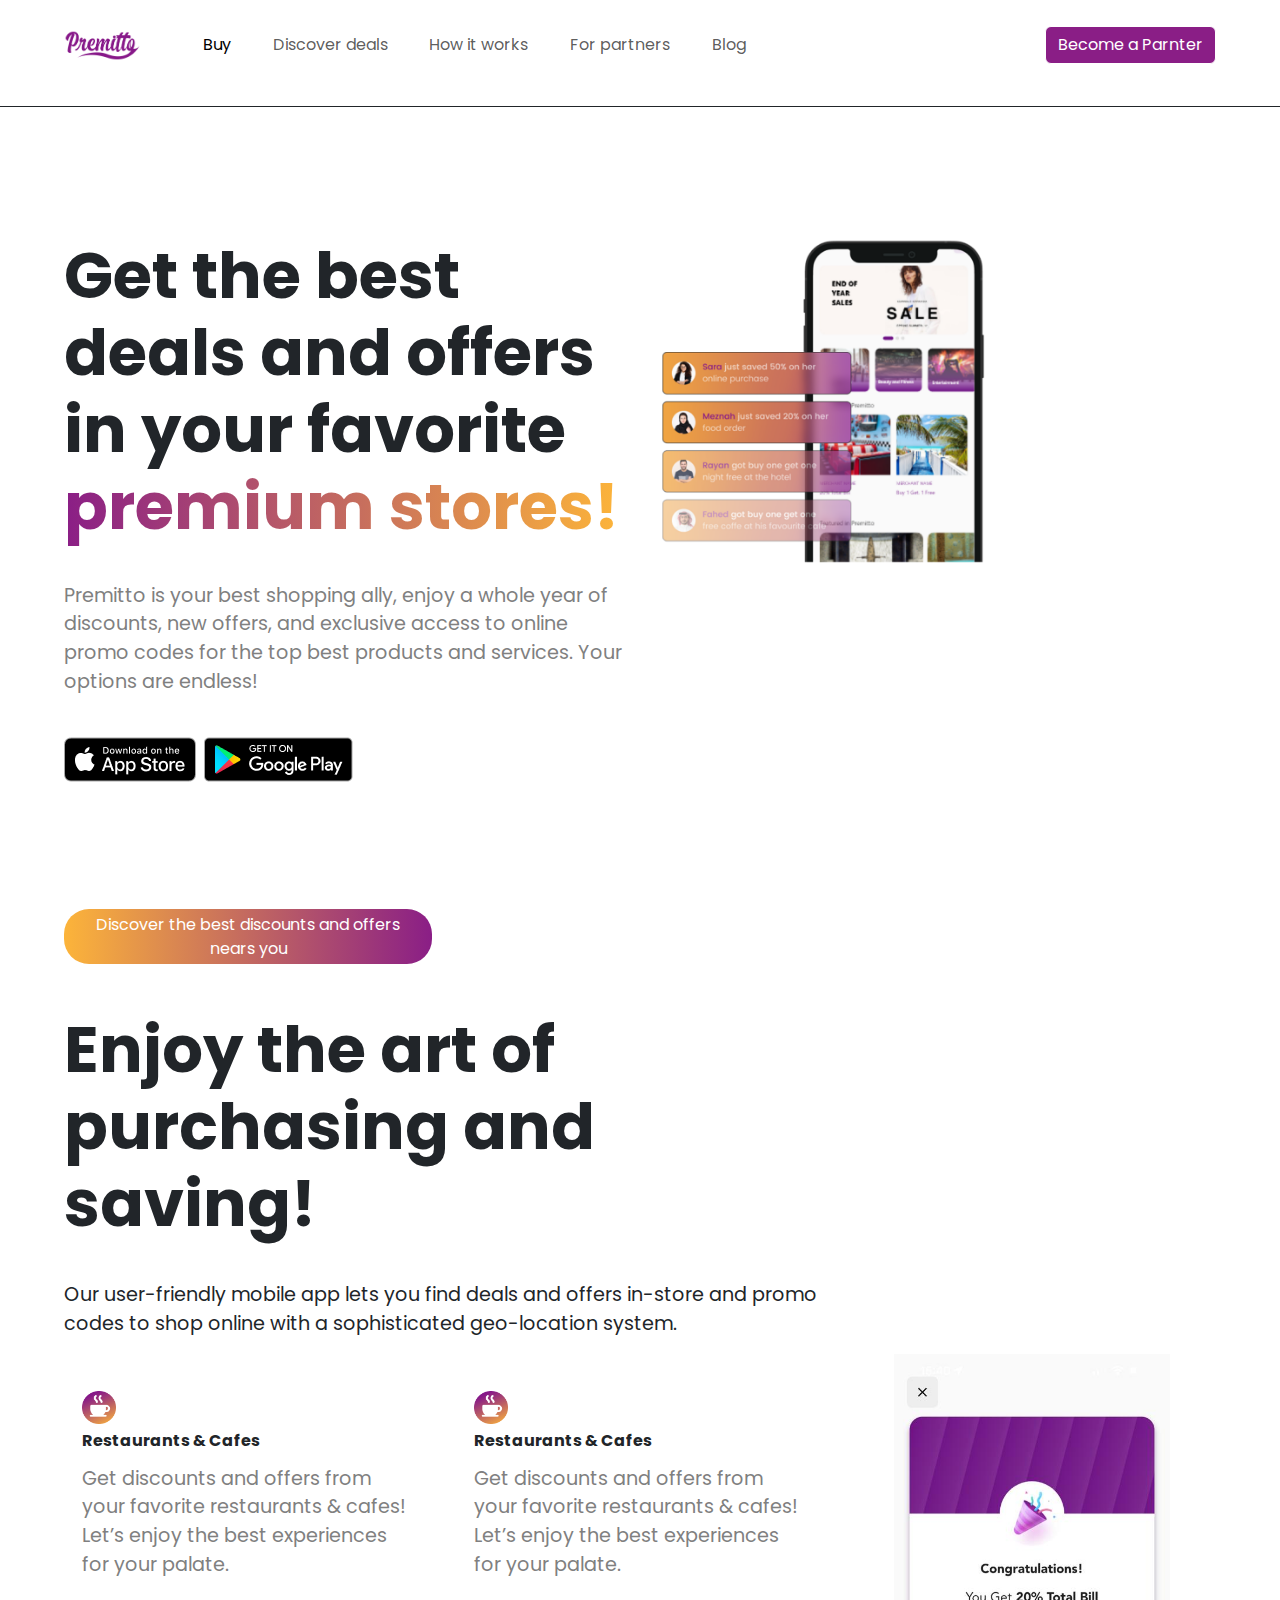
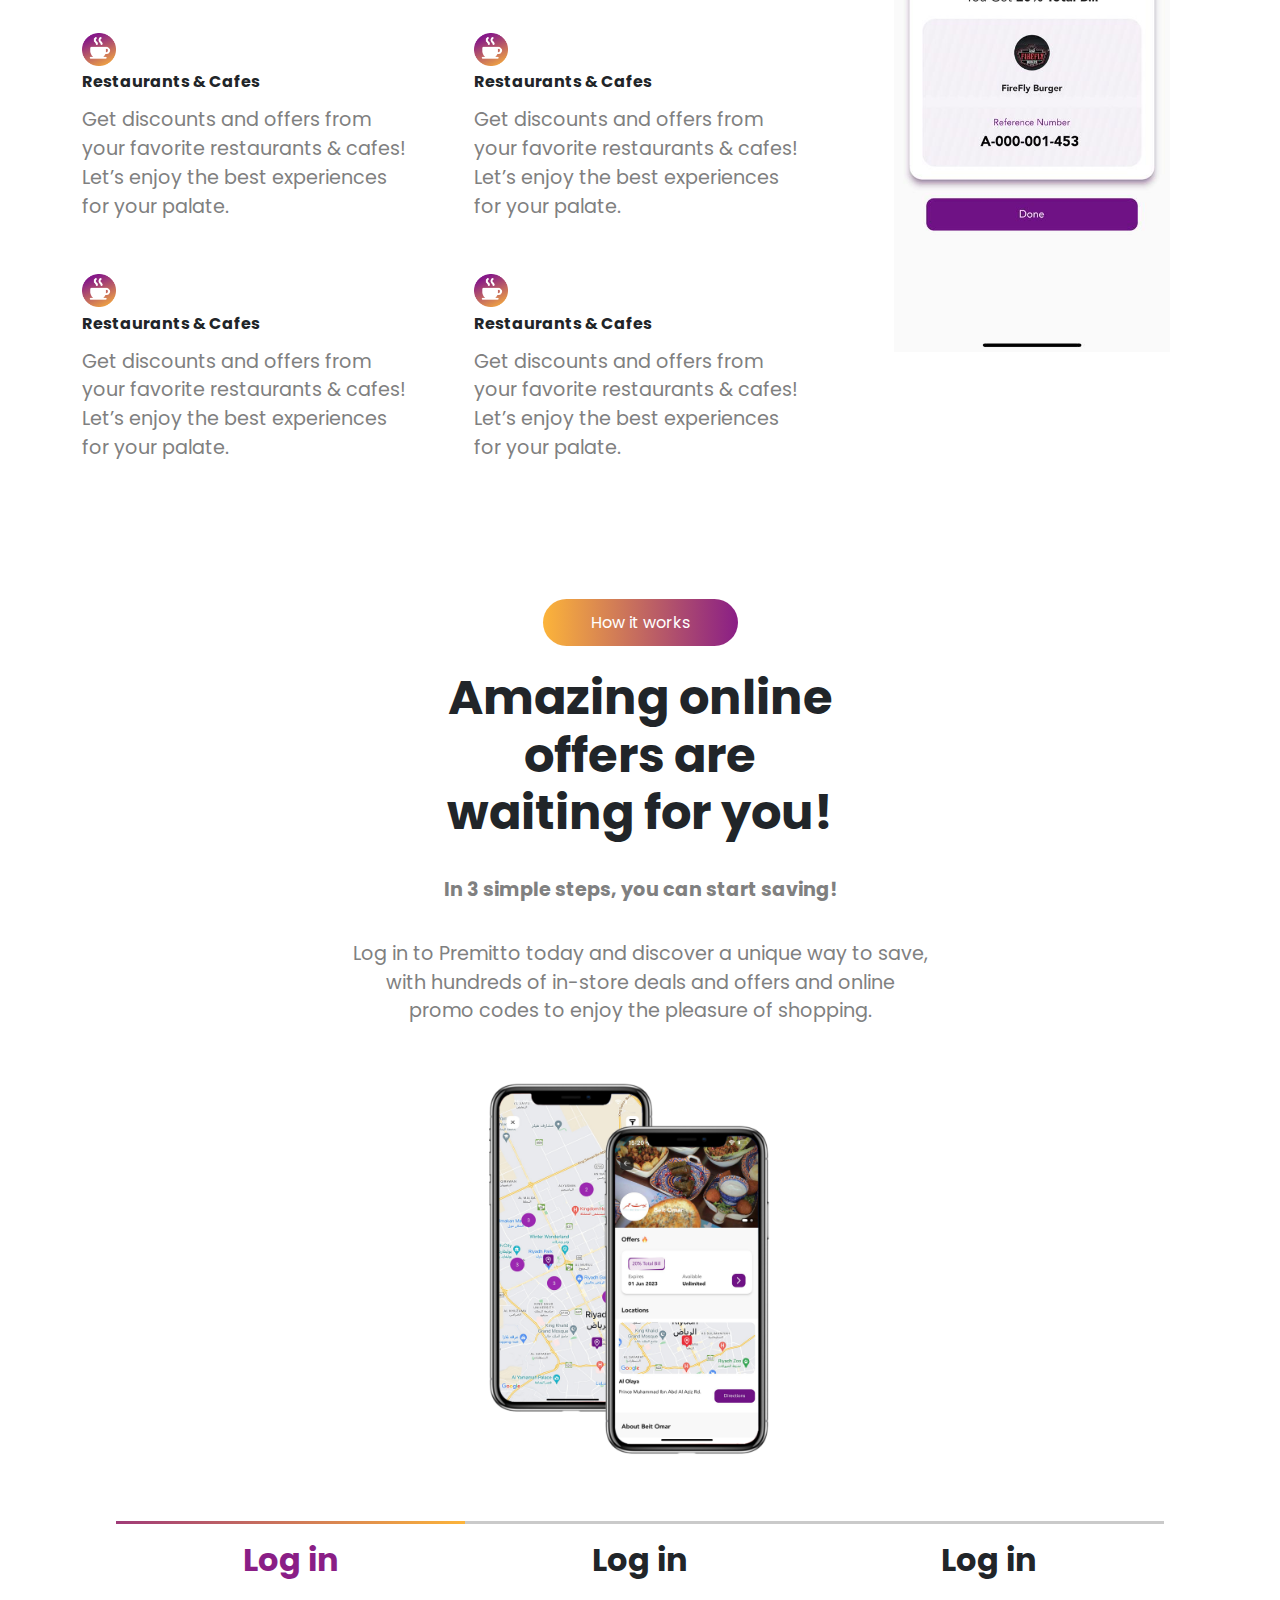
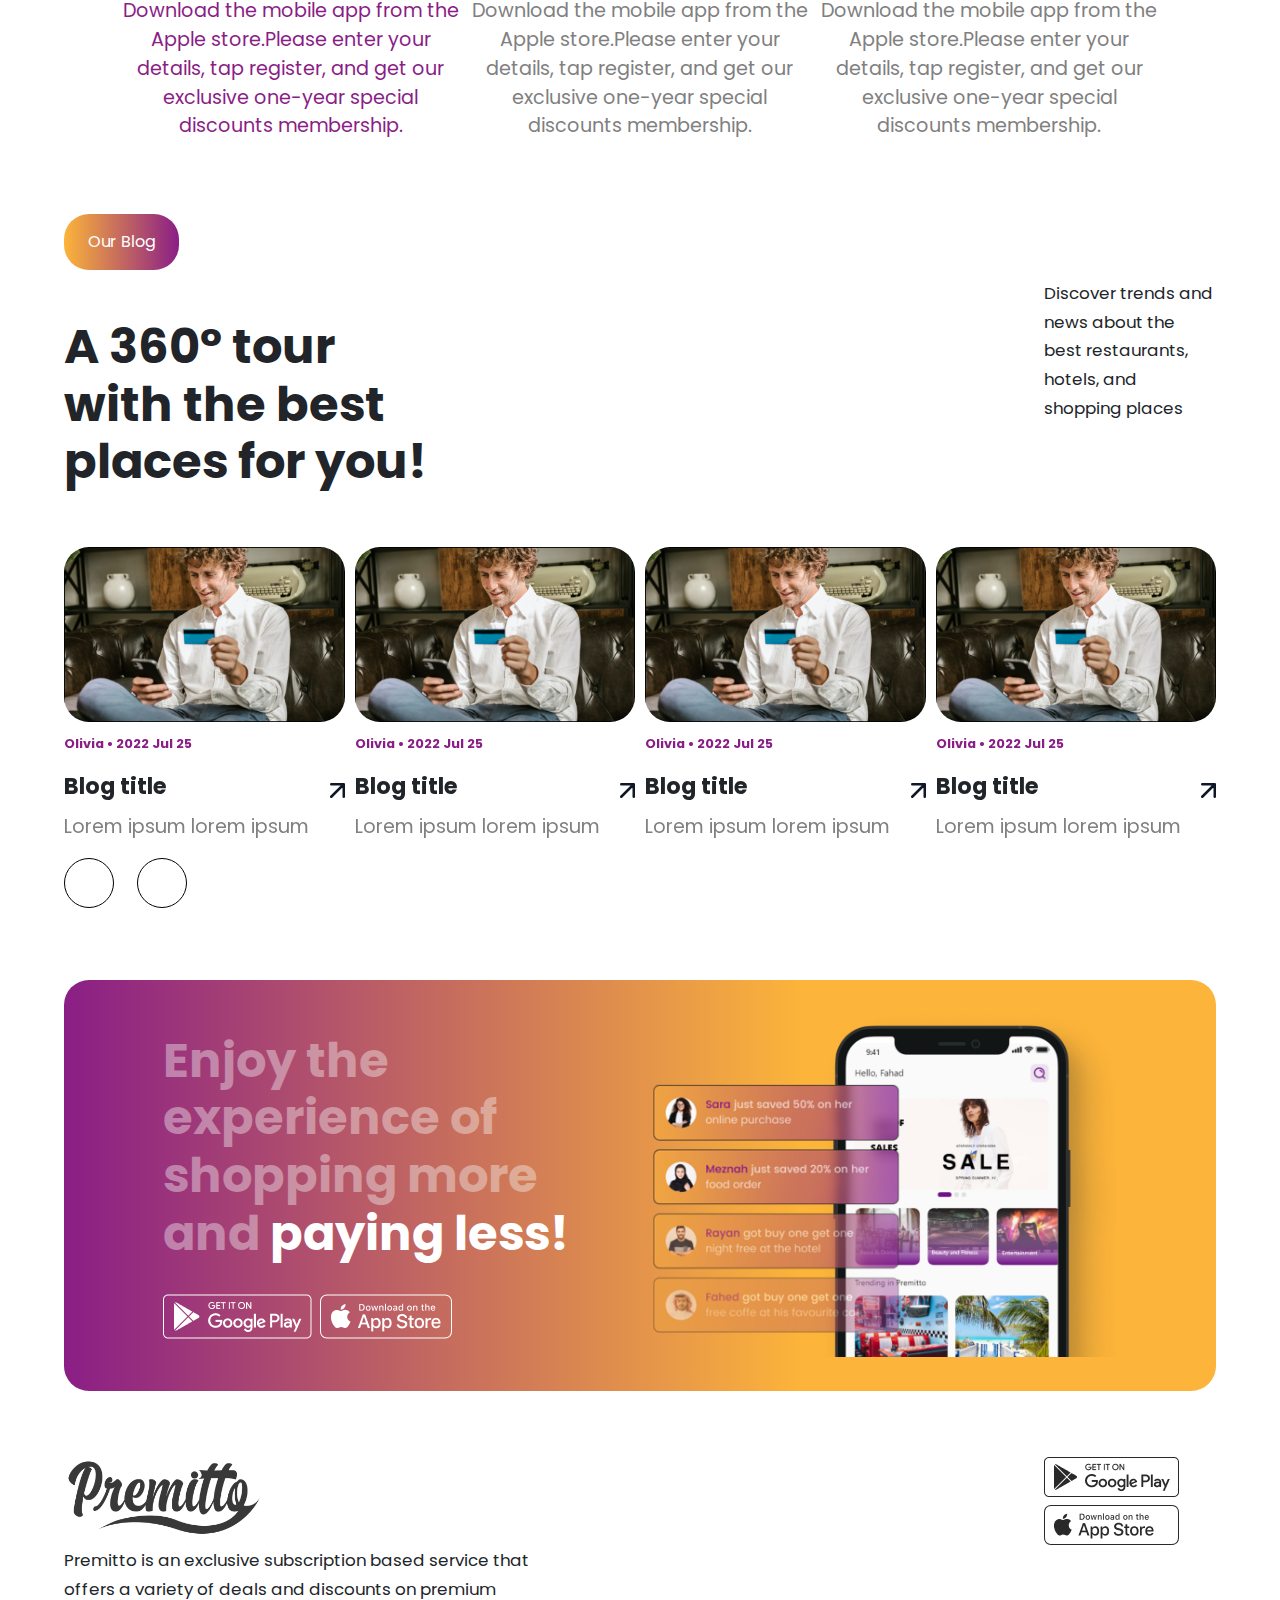
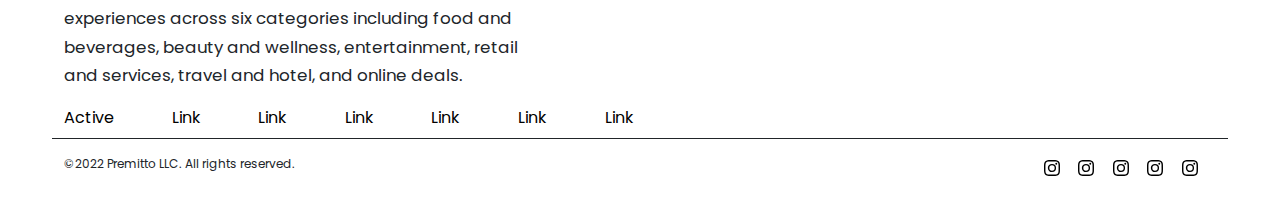
<file: index.html>
<!DOCTYPE html>
<html lang="en">
  <head>
    <meta charset="UTF-8" />
    <meta http-equiv="X-UA-Compatible" content="IE=edge" />
    <meta name="viewport" content="width=device-width, initial-scale=1.0" />
    <title>Premitto</title>
    <link
      href="https://fonts.googleapis.com/css2?family=Chewy&family=Fredoka:wght@300&family=Poppins&family=Syne+Mono&display=swap"
      rel="stylesheet"
    />
    <link
      href="https://fonts.googleapis.com/css2?family=Chewy&family=Fredoka:wght@300&family=Inter&family=Manrope&family=Poppins&family=Syne+Mono&display=swap"
      rel="stylesheet"
    />
    <link
      href="https://fonts.googleapis.com/css2?family=Chewy&family=Fredoka:wght@300&family=Manrope&family=Poppins&family=Syne+Mono&display=swap"
      rel="stylesheet"
    />
    <link
      rel="stylesheet"
      href="https://cdnjs.cloudflare.com/ajax/libs/font-awesome/6.4.0/css/all.min.css"
      integrity="sha512-iecdLmaskl7CVkqkXNQ/ZH/XLlvWZOJyj7Yy7tcenmpD1ypASozpmT/E0iPtmFIB46ZmdtAc9eNBvH0H/ZpiBw=="
      crossorigin="anonymous"
      referrerpolicy="no-referrer"
    />
    <link rel="stylesheet" href="css/owl.carousel.min.css" />
    <link rel="stylesheet" href="css/owl.theme.default.min.css" />
    <link rel="stylesheet" href="css/bootstrap.min.css" />
    <link rel="stylesheet" href="css/style.css" />
  </head>
  <body>
    <header>
      <nav class="navbar navbar-expand-lg">
        <div class="container-fluid">
          <button
            class="navbar-toggler"
            type="button"
            data-bs-toggle="collapse"
            data-bs-target="#navbarTogglerDemo01"
            aria-controls="navbarTogglerDemo01"
            aria-expanded="false"
            aria-label="Toggle navigation"
          >
            <span class="navbar-toggler-icon"></span>
          </button>
          <div class="collapse navbar-collapse" id="navbarTogglerDemo01">
            <a class="navbar-brand" href="index.html">
              <img src="images/1.png" alt="" />
            </a>
            <ul class="navbar-nav me-auto mb-2 mb-lg-0">
              <li class="nav-item">
                <a class="nav-link active" aria-current="page" href="Buy.html">Buy</a>
              </li>
              <li class="nav-item">
                <a class="nav-link" href="#">Discover deals</a>
              </li>
              <li class="nav-item">
                <a class="nav-link" href="#">How it works</a>
              </li>
              <li class="nav-item">
                <a class="nav-link" href="#">For partners</a>
              </li>
              <li class="nav-item">
                <a class="nav-link" href="#">Blog</a>
              </li>
            </ul>
            <a class="btn btn-main" href="#"> Become a Parnter </a>
          </div>
        </div>
      </nav>
      <hr />
      <section id="banner">
        <div class="container-fluid">
          <div class="row">
            <div class="col-md-6">
              <div class="d-flex flex-column justify-content-center h-100">
                <h2>
                  Get the best deals and offers in your favorite
                  <span class="coloredText">
                    <span>premium</span>
                    <span> stores!</span>
                  </span>
                </h2>
                <p>
                  Premitto is your best shopping ally, enjoy a whole year of
                  discounts, new offers, and exclusive access to online promo
                  codes for the top best products and services. Your options are
                  endless!
                </p>
                <div class="d-flex mt-4 appsIcon">
                  <a href="" class="me-2">
                    <img src="images/p1.png" alt="" />
                  </a>
                  <a href="">
                    <img src="images/p2.png" alt="" />
                  </a>
                </div>
              </div>
            </div>
            <div class="col-md-6">
              <img src="images/banner-LP.png" class="img-fluid" alt="" />
            </div>
          </div>
        </div>
      </section>
    </header>
    <main>
      <div class="container-fluid">
        <div class="row">
          <div class="col-md-4">
            <a href="" class="btn btn-grad"
              >Discover the best discounts and offers nears you</a
            >
          </div>
          <div class="offset-md-8"></div>
          <div class="col-md-8 mt-5">
            <h2>Enjoy the art of purchasing and saving!</h2>
            <p>
              Our user-friendly mobile app lets you find deals and offers
              in-store and promo codes to shop online with a sophisticated
              geo-location system.
            </p>
          </div>
          <div class="offset-md-4"></div>
          <div class="col-md-8">
            <div class="container-fluid p-0">
              <div class="row">
                <div class="col-md-6">
                  <div class="card">
                    <img src="images/Featured-icon-1.png" alt="" />
                    <h6>Restaurants & Cafes</h6>
                    <p>
                      Get discounts and offers from your favorite restaurants &
                      cafes! Let’s enjoy the best experiences for your palate.
                    </p>
                  </div>
                </div>
                <div class="col-md-6">
                  <div class="card">
                    <img src="images/Featured-icon-1.png" alt="" />
                    <h6>Restaurants & Cafes</h6>
                    <p>
                      Get discounts and offers from your favorite restaurants &
                      cafes! Let’s enjoy the best experiences for your palate.
                    </p>
                  </div>
                </div>
                <div class="col-md-6">
                  <div class="card">
                    <img src="images/Featured-icon-1.png" alt="" />
                    <h6>Restaurants & Cafes</h6>
                    <p>
                      Get discounts and offers from your favorite restaurants &
                      cafes! Let’s enjoy the best experiences for your palate.
                    </p>
                  </div>
                </div>
                <div class="col-md-6">
                  <div class="card">
                    <img src="images/Featured-icon-1.png" alt="" />
                    <h6>Restaurants & Cafes</h6>
                    <p>
                      Get discounts and offers from your favorite restaurants &
                      cafes! Let’s enjoy the best experiences for your palate.
                    </p>
                  </div>
                </div>
                <div class="col-md-6">
                  <div class="card">
                    <img src="images/Featured-icon-1.png" alt="" />
                    <h6>Restaurants & Cafes</h6>
                    <p>
                      Get discounts and offers from your favorite restaurants &
                      cafes! Let’s enjoy the best experiences for your palate.
                    </p>
                  </div>
                </div>
                <div class="col-md-6">
                  <div class="card">
                    <img src="images/Featured-icon-1.png" alt="" />
                    <h6>Restaurants & Cafes</h6>
                    <p>
                      Get discounts and offers from your favorite restaurants &
                      cafes! Let’s enjoy the best experiences for your palate.
                    </p>
                  </div>
                </div>
              </div>
            </div>
          </div>
          <div class="col-md-4 text-center">
            <img src="images/mockup-1.jpeg" class="img-fluid h-75" alt="" />
          </div>
          <div class="col-md-12 text-center mt-5 howWork">
            <a href="" class="btn btn-grad px-5">How it works</a>
            <h3>Amazing online offers are waiting for you!</h3>
            <p><strong>In 3 simple steps, you can start saving!</strong></p>
            <p>
              Log in to Premitto today and discover a unique way to save, with
              hundreds of in-store deals and offers and online promo codes to
              enjoy the pleasure of shopping.
            </p>
            <img src="images/content.png" class="img-fluid" alt="" />
          </div>
          <div class="col-md-12 text-center tabs">
            <div class="container-fluid mt-5">
              <div class="row">
                <div class="col-md-4">
                  <div class="tab active">
                    <h4>Log in</h4>
                    <p>
                      Download the mobile app from the Apple store.Please enter
                      your details, tap register, and get our exclusive one-year
                      special discounts membership.
                    </p>
                  </div>
                </div>
                <div class="col-md-4">
                  <div class="tab">
                    <h4>Log in</h4>
                    <p>
                      Download the mobile app from the Apple store.Please enter
                      your details, tap register, and get our exclusive one-year
                      special discounts membership.
                    </p>
                  </div>
                </div>
                <div class="col-md-4">
                  <div class="tab">
                    <h4>Log in</h4>
                    <p>
                      Download the mobile app from the Apple store.Please enter
                      your details, tap register, and get our exclusive one-year
                      special discounts membership.
                    </p>
                  </div>
                </div>
              </div>
            </div>
          </div>
          <div class="col-md-2 mt-5">
            <a href="" class="btn btn-grad px-4 py-3">Our Blog</a>
          </div>
          <div class="offset-md-10"></div>
          <div class="col-md-4 mt-5">
            <h3>A 360º tour with the best places for you!</h3>
          </div>
          <div class="col-md-2 offset-md-6">
            <p>
              <small>
                Discover trends and news about the best restaurants, hotels, and
                shopping places
              </small>
            </p>
          </div>
          <div class="col-md-12 mt-5 mb-5">
            <div class="owl-carousel">
              <div>
                <div class="slide__item">
                  <img src="images/logo-image.png" class="img-fluid" alt="" />
                  <p>
                    <small><strong>Olivia • 2022 Jul 25</strong></small>
                  </p>
                  <a
                    class="nav-link d-flex justify-content-between align-items-center"
                    href="#"
                  >
                    <h6>Blog title</h6>
                    <svg
                      class="arrow-svg"
                      viewBox="0 0 12 12"
                      fill="none"
                      xmlns="http://www.w3.org/2000/svg"
                    >
                      <path
                        d="M1 11L11 1M11 1H1M11 1V11"
                        stroke="#101828"
                        stroke-width="2"
                        stroke-linecap="round"
                        stroke-linejoin="round"
                      ></path>
                    </svg>
                  </a>
                  <p>Lorem ipsum lorem ipsum</p>
                </div>
              </div>
              <div>
                <div class="slide__item">
                  <img src="images/logo-image.png" class="img-fluid" alt="" />
                  <p>
                    <small><strong>Olivia • 2022 Jul 25</strong></small>
                  </p>
                  <a
                    class="nav-link d-flex justify-content-between align-items-center"
                    href="#"
                  >
                    <h6>Blog title</h6>
                    <svg
                      class="arrow-svg"
                      viewBox="0 0 12 12"
                      fill="none"
                      xmlns="http://www.w3.org/2000/svg"
                    >
                      <path
                        d="M1 11L11 1M11 1H1M11 1V11"
                        stroke="#101828"
                        stroke-width="2"
                        stroke-linecap="round"
                        stroke-linejoin="round"
                      ></path>
                    </svg>
                  </a>
                  <p>Lorem ipsum lorem ipsum</p>
                </div>
              </div>
              <div>
                <div class="slide__item">
                  <img src="images/logo-image.png" class="img-fluid" alt="" />
                  <p>
                    <small><strong>Olivia • 2022 Jul 25</strong></small>
                  </p>
                  <a
                    class="nav-link d-flex justify-content-between align-items-center"
                    href="#"
                  >
                    <h6>Blog title</h6>
                    <svg
                      class="arrow-svg"
                      viewBox="0 0 12 12"
                      fill="none"
                      xmlns="http://www.w3.org/2000/svg"
                    >
                      <path
                        d="M1 11L11 1M11 1H1M11 1V11"
                        stroke="#101828"
                        stroke-width="2"
                        stroke-linecap="round"
                        stroke-linejoin="round"
                      ></path>
                    </svg>
                  </a>
                  <p>Lorem ipsum lorem ipsum</p>
                </div>
              </div>
              <div>
                <div class="slide__item">
                  <img src="images/logo-image.png" class="img-fluid" alt="" />
                  <p>
                    <small><strong>Olivia • 2022 Jul 25</strong></small>
                  </p>
                  <a
                    class="nav-link d-flex justify-content-between align-items-center"
                    href="#"
                  >
                    <h6>Blog title</h6>
                    <svg
                      class="arrow-svg"
                      viewBox="0 0 12 12"
                      fill="none"
                      xmlns="http://www.w3.org/2000/svg"
                    >
                      <path
                        d="M1 11L11 1M11 1H1M11 1V11"
                        stroke="#101828"
                        stroke-width="2"
                        stroke-linecap="round"
                        stroke-linejoin="round"
                      ></path>
                    </svg>
                  </a>
                  <p>Lorem ipsum lorem ipsum</p>
                </div>
              </div>
              <div>
                <div class="slide__item">
                  <img src="images/logo-image.png" class="img-fluid" alt="" />
                  <p>
                    <small><strong>Olivia • 2022 Jul 25</strong></small>
                  </p>
                  <a
                    class="nav-link d-flex justify-content-between align-items-center"
                    href="#"
                  >
                    <h6>Blog title</h6>
                    <svg
                      class="arrow-svg"
                      viewBox="0 0 12 12"
                      fill="none"
                      xmlns="http://www.w3.org/2000/svg"
                    >
                      <path
                        d="M1 11L11 1M11 1H1M11 1V11"
                        stroke="#101828"
                        stroke-width="2"
                        stroke-linecap="round"
                        stroke-linejoin="round"
                      ></path>
                    </svg>
                  </a>
                  <p>Lorem ipsum lorem ipsum</p>
                </div>
              </div>
              <div>
                <div class="slide__item">
                  <img src="images/logo-image.png" class="img-fluid" alt="" />
                  <p>
                    <small><strong>Olivia • 2022 Jul 25</strong></small>
                  </p>
                  <a
                    class="nav-link d-flex justify-content-between align-items-center"
                    href="#"
                  >
                    <h6>Blog title</h6>
                    <svg
                      class="arrow-svg"
                      viewBox="0 0 12 12"
                      fill="none"
                      xmlns="http://www.w3.org/2000/svg"
                    >
                      <path
                        d="M1 11L11 1M11 1H1M11 1V11"
                        stroke="#101828"
                        stroke-width="2"
                        stroke-linecap="round"
                        stroke-linejoin="round"
                      ></path>
                    </svg>
                  </a>
                  <p>Lorem ipsum lorem ipsum</p>
                </div>
              </div>
            </div>
          </div>
          <div class="col-md-12">
            <div class="large_card">
              <div class="container-fluid py-0">
                <div class="row">
                  <div class="col-md-6">
                    <div
                      class="d-flex flex-column justify-content-center h-100"
                    >
                      <h5>
                        Enjoy the experience of shopping more and
                        <span>paying less!</span>
                      </h5>
                      <div class="d-flex mt-4">
                        <a href="" class="me-2">
                          <img src="images/google-play-white.png" alt="" />
                        </a>
                        <a href="">
                          <img src="images/app-store-white.png" alt="" />
                        </a>
                      </div>
                    </div>
                  </div>
                  <div class="col-md-6">
                    <img src="images/last-LP.png" class="img-fluid" alt="" />
                  </div>
                </div>
              </div>
            </div>
          </div>
        </div>
      </div>
    </main>
    <footer class="mt-5">
      <div class="container-fluid">
        <div class="row">
          <div class="col-md-10">
            <img src="images/1.png" class="logo" width="200" alt="" />
            <p class="w-50 mt-2">
              <small>
                Premitto is an exclusive subscription based service that offers
                a variety of deals and discounts on premium experiences across
                six categories including food and beverages, beauty and
                wellness, entertainment, retail and services, travel and hotel,
                and online deals.
              </small>
            </p>
          </div>
          <div class="col-md-2">
            <div>
              <a href="">
                <img src="images/Mobile app store badge (2).png" alt="" />
              </a>
            </div>
            <div class="mt-2">
              <a href="">
                <img src="images/Mobile app store badge.png" alt="" />
              </a>
            </div>
          </div>
          <div class="col-md-12">
            <ul class="nav">
              <li class="nav-item">
                <a class="nav-link active" aria-current="page" href="#"
                  >Active</a
                >
              </li>
              <li class="nav-item">
                <a class="nav-link" href="#">Link</a>
              </li>
              <li class="nav-item">
                <a class="nav-link" href="#">Link</a>
              </li>
              <li class="nav-item">
                <a class="nav-link" href="#">Link</a>
              </li>
              <li class="nav-item">
                <a class="nav-link" href="#">Link</a>
              </li>
              <li class="nav-item">
                <a class="nav-link" href="#">Link</a>
              </li>
              <li class="nav-item">
                <a class="nav-link" href="#">Link</a>
              </li>
            </ul>
          </div>
          <hr class="mt-2 opacity-100" />
          <div class="col-md-8">
            <p class="mt-0 cpyrht">©2022 Premitto LLC. All rights reserved.</p>
          </div>
          <div class="col-md-4">
            <ul class="nav justify-content-end">
              <li>
                <a href="#">
                  <svg
                    xmlns="http://www.w3.org/2000/svg"
                    width="16"
                    height="16"
                    fill="currentColor"
                    class="bi bi-instagram"
                    viewBox="0 0 16 16"
                  >
                    <path
                      d="M8 0C5.829 0 5.556.01 4.703.048 3.85.088 3.269.222 2.76.42a3.917 3.917 0 0 0-1.417.923A3.927 3.927 0 0 0 .42 2.76C.222 3.268.087 3.85.048 4.7.01 5.555 0 5.827 0 8.001c0 2.172.01 2.444.048 3.297.04.852.174 1.433.372 1.942.205.526.478.972.923 1.417.444.445.89.719 1.416.923.51.198 1.09.333 1.942.372C5.555 15.99 5.827 16 8 16s2.444-.01 3.298-.048c.851-.04 1.434-.174 1.943-.372a3.916 3.916 0 0 0 1.416-.923c.445-.445.718-.891.923-1.417.197-.509.332-1.09.372-1.942C15.99 10.445 16 10.173 16 8s-.01-2.445-.048-3.299c-.04-.851-.175-1.433-.372-1.941a3.926 3.926 0 0 0-.923-1.417A3.911 3.911 0 0 0 13.24.42c-.51-.198-1.092-.333-1.943-.372C10.443.01 10.172 0 7.998 0h.003zm-.717 1.442h.718c2.136 0 2.389.007 3.232.046.78.035 1.204.166 1.486.275.373.145.64.319.92.599.28.28.453.546.598.92.11.281.24.705.275 1.485.039.843.047 1.096.047 3.231s-.008 2.389-.047 3.232c-.035.78-.166 1.203-.275 1.485a2.47 2.47 0 0 1-.599.919c-.28.28-.546.453-.92.598-.28.11-.704.24-1.485.276-.843.038-1.096.047-3.232.047s-2.39-.009-3.233-.047c-.78-.036-1.203-.166-1.485-.276a2.478 2.478 0 0 1-.92-.598 2.48 2.48 0 0 1-.6-.92c-.109-.281-.24-.705-.275-1.485-.038-.843-.046-1.096-.046-3.233 0-2.136.008-2.388.046-3.231.036-.78.166-1.204.276-1.486.145-.373.319-.64.599-.92.28-.28.546-.453.92-.598.282-.11.705-.24 1.485-.276.738-.034 1.024-.044 2.515-.045v.002zm4.988 1.328a.96.96 0 1 0 0 1.92.96.96 0 0 0 0-1.92zm-4.27 1.122a4.109 4.109 0 1 0 0 8.217 4.109 4.109 0 0 0 0-8.217zm0 1.441a2.667 2.667 0 1 1 0 5.334 2.667 2.667 0 0 1 0-5.334z"
                    />
                  </svg>
                </a>
              </li>
              <li>
                <a href="#">
                  <svg
                    xmlns="http://www.w3.org/2000/svg"
                    width="16"
                    height="16"
                    fill="currentColor"
                    class="bi bi-instagram"
                    viewBox="0 0 16 16"
                  >
                    <path
                      d="M8 0C5.829 0 5.556.01 4.703.048 3.85.088 3.269.222 2.76.42a3.917 3.917 0 0 0-1.417.923A3.927 3.927 0 0 0 .42 2.76C.222 3.268.087 3.85.048 4.7.01 5.555 0 5.827 0 8.001c0 2.172.01 2.444.048 3.297.04.852.174 1.433.372 1.942.205.526.478.972.923 1.417.444.445.89.719 1.416.923.51.198 1.09.333 1.942.372C5.555 15.99 5.827 16 8 16s2.444-.01 3.298-.048c.851-.04 1.434-.174 1.943-.372a3.916 3.916 0 0 0 1.416-.923c.445-.445.718-.891.923-1.417.197-.509.332-1.09.372-1.942C15.99 10.445 16 10.173 16 8s-.01-2.445-.048-3.299c-.04-.851-.175-1.433-.372-1.941a3.926 3.926 0 0 0-.923-1.417A3.911 3.911 0 0 0 13.24.42c-.51-.198-1.092-.333-1.943-.372C10.443.01 10.172 0 7.998 0h.003zm-.717 1.442h.718c2.136 0 2.389.007 3.232.046.78.035 1.204.166 1.486.275.373.145.64.319.92.599.28.28.453.546.598.92.11.281.24.705.275 1.485.039.843.047 1.096.047 3.231s-.008 2.389-.047 3.232c-.035.78-.166 1.203-.275 1.485a2.47 2.47 0 0 1-.599.919c-.28.28-.546.453-.92.598-.28.11-.704.24-1.485.276-.843.038-1.096.047-3.232.047s-2.39-.009-3.233-.047c-.78-.036-1.203-.166-1.485-.276a2.478 2.478 0 0 1-.92-.598 2.48 2.48 0 0 1-.6-.92c-.109-.281-.24-.705-.275-1.485-.038-.843-.046-1.096-.046-3.233 0-2.136.008-2.388.046-3.231.036-.78.166-1.204.276-1.486.145-.373.319-.64.599-.92.28-.28.546-.453.92-.598.282-.11.705-.24 1.485-.276.738-.034 1.024-.044 2.515-.045v.002zm4.988 1.328a.96.96 0 1 0 0 1.92.96.96 0 0 0 0-1.92zm-4.27 1.122a4.109 4.109 0 1 0 0 8.217 4.109 4.109 0 0 0 0-8.217zm0 1.441a2.667 2.667 0 1 1 0 5.334 2.667 2.667 0 0 1 0-5.334z"
                    />
                  </svg>
                </a>
              </li>
              <li>
                <a href="#">
                  <svg
                    xmlns="http://www.w3.org/2000/svg"
                    width="16"
                    height="16"
                    fill="currentColor"
                    class="bi bi-instagram"
                    viewBox="0 0 16 16"
                  >
                    <path
                      d="M8 0C5.829 0 5.556.01 4.703.048 3.85.088 3.269.222 2.76.42a3.917 3.917 0 0 0-1.417.923A3.927 3.927 0 0 0 .42 2.76C.222 3.268.087 3.85.048 4.7.01 5.555 0 5.827 0 8.001c0 2.172.01 2.444.048 3.297.04.852.174 1.433.372 1.942.205.526.478.972.923 1.417.444.445.89.719 1.416.923.51.198 1.09.333 1.942.372C5.555 15.99 5.827 16 8 16s2.444-.01 3.298-.048c.851-.04 1.434-.174 1.943-.372a3.916 3.916 0 0 0 1.416-.923c.445-.445.718-.891.923-1.417.197-.509.332-1.09.372-1.942C15.99 10.445 16 10.173 16 8s-.01-2.445-.048-3.299c-.04-.851-.175-1.433-.372-1.941a3.926 3.926 0 0 0-.923-1.417A3.911 3.911 0 0 0 13.24.42c-.51-.198-1.092-.333-1.943-.372C10.443.01 10.172 0 7.998 0h.003zm-.717 1.442h.718c2.136 0 2.389.007 3.232.046.78.035 1.204.166 1.486.275.373.145.64.319.92.599.28.28.453.546.598.92.11.281.24.705.275 1.485.039.843.047 1.096.047 3.231s-.008 2.389-.047 3.232c-.035.78-.166 1.203-.275 1.485a2.47 2.47 0 0 1-.599.919c-.28.28-.546.453-.92.598-.28.11-.704.24-1.485.276-.843.038-1.096.047-3.232.047s-2.39-.009-3.233-.047c-.78-.036-1.203-.166-1.485-.276a2.478 2.478 0 0 1-.92-.598 2.48 2.48 0 0 1-.6-.92c-.109-.281-.24-.705-.275-1.485-.038-.843-.046-1.096-.046-3.233 0-2.136.008-2.388.046-3.231.036-.78.166-1.204.276-1.486.145-.373.319-.64.599-.92.28-.28.546-.453.92-.598.282-.11.705-.24 1.485-.276.738-.034 1.024-.044 2.515-.045v.002zm4.988 1.328a.96.96 0 1 0 0 1.92.96.96 0 0 0 0-1.92zm-4.27 1.122a4.109 4.109 0 1 0 0 8.217 4.109 4.109 0 0 0 0-8.217zm0 1.441a2.667 2.667 0 1 1 0 5.334 2.667 2.667 0 0 1 0-5.334z"
                    />
                  </svg>
                </a>
              </li>
              <li>
                <a href="#">
                  <svg
                    xmlns="http://www.w3.org/2000/svg"
                    width="16"
                    height="16"
                    fill="currentColor"
                    class="bi bi-instagram"
                    viewBox="0 0 16 16"
                  >
                    <path
                      d="M8 0C5.829 0 5.556.01 4.703.048 3.85.088 3.269.222 2.76.42a3.917 3.917 0 0 0-1.417.923A3.927 3.927 0 0 0 .42 2.76C.222 3.268.087 3.85.048 4.7.01 5.555 0 5.827 0 8.001c0 2.172.01 2.444.048 3.297.04.852.174 1.433.372 1.942.205.526.478.972.923 1.417.444.445.89.719 1.416.923.51.198 1.09.333 1.942.372C5.555 15.99 5.827 16 8 16s2.444-.01 3.298-.048c.851-.04 1.434-.174 1.943-.372a3.916 3.916 0 0 0 1.416-.923c.445-.445.718-.891.923-1.417.197-.509.332-1.09.372-1.942C15.99 10.445 16 10.173 16 8s-.01-2.445-.048-3.299c-.04-.851-.175-1.433-.372-1.941a3.926 3.926 0 0 0-.923-1.417A3.911 3.911 0 0 0 13.24.42c-.51-.198-1.092-.333-1.943-.372C10.443.01 10.172 0 7.998 0h.003zm-.717 1.442h.718c2.136 0 2.389.007 3.232.046.78.035 1.204.166 1.486.275.373.145.64.319.92.599.28.28.453.546.598.92.11.281.24.705.275 1.485.039.843.047 1.096.047 3.231s-.008 2.389-.047 3.232c-.035.78-.166 1.203-.275 1.485a2.47 2.47 0 0 1-.599.919c-.28.28-.546.453-.92.598-.28.11-.704.24-1.485.276-.843.038-1.096.047-3.232.047s-2.39-.009-3.233-.047c-.78-.036-1.203-.166-1.485-.276a2.478 2.478 0 0 1-.92-.598 2.48 2.48 0 0 1-.6-.92c-.109-.281-.24-.705-.275-1.485-.038-.843-.046-1.096-.046-3.233 0-2.136.008-2.388.046-3.231.036-.78.166-1.204.276-1.486.145-.373.319-.64.599-.92.28-.28.546-.453.92-.598.282-.11.705-.24 1.485-.276.738-.034 1.024-.044 2.515-.045v.002zm4.988 1.328a.96.96 0 1 0 0 1.92.96.96 0 0 0 0-1.92zm-4.27 1.122a4.109 4.109 0 1 0 0 8.217 4.109 4.109 0 0 0 0-8.217zm0 1.441a2.667 2.667 0 1 1 0 5.334 2.667 2.667 0 0 1 0-5.334z"
                    />
                  </svg>
                </a>
              </li>
              <li>
                <a href="#">
                  <svg
                    xmlns="http://www.w3.org/2000/svg"
                    width="16"
                    height="16"
                    fill="currentColor"
                    class="bi bi-instagram"
                    viewBox="0 0 16 16"
                  >
                    <path
                      d="M8 0C5.829 0 5.556.01 4.703.048 3.85.088 3.269.222 2.76.42a3.917 3.917 0 0 0-1.417.923A3.927 3.927 0 0 0 .42 2.76C.222 3.268.087 3.85.048 4.7.01 5.555 0 5.827 0 8.001c0 2.172.01 2.444.048 3.297.04.852.174 1.433.372 1.942.205.526.478.972.923 1.417.444.445.89.719 1.416.923.51.198 1.09.333 1.942.372C5.555 15.99 5.827 16 8 16s2.444-.01 3.298-.048c.851-.04 1.434-.174 1.943-.372a3.916 3.916 0 0 0 1.416-.923c.445-.445.718-.891.923-1.417.197-.509.332-1.09.372-1.942C15.99 10.445 16 10.173 16 8s-.01-2.445-.048-3.299c-.04-.851-.175-1.433-.372-1.941a3.926 3.926 0 0 0-.923-1.417A3.911 3.911 0 0 0 13.24.42c-.51-.198-1.092-.333-1.943-.372C10.443.01 10.172 0 7.998 0h.003zm-.717 1.442h.718c2.136 0 2.389.007 3.232.046.78.035 1.204.166 1.486.275.373.145.64.319.92.599.28.28.453.546.598.92.11.281.24.705.275 1.485.039.843.047 1.096.047 3.231s-.008 2.389-.047 3.232c-.035.78-.166 1.203-.275 1.485a2.47 2.47 0 0 1-.599.919c-.28.28-.546.453-.92.598-.28.11-.704.24-1.485.276-.843.038-1.096.047-3.232.047s-2.39-.009-3.233-.047c-.78-.036-1.203-.166-1.485-.276a2.478 2.478 0 0 1-.92-.598 2.48 2.48 0 0 1-.6-.92c-.109-.281-.24-.705-.275-1.485-.038-.843-.046-1.096-.046-3.233 0-2.136.008-2.388.046-3.231.036-.78.166-1.204.276-1.486.145-.373.319-.64.599-.92.28-.28.546-.453.92-.598.282-.11.705-.24 1.485-.276.738-.034 1.024-.044 2.515-.045v.002zm4.988 1.328a.96.96 0 1 0 0 1.92.96.96 0 0 0 0-1.92zm-4.27 1.122a4.109 4.109 0 1 0 0 8.217 4.109 4.109 0 0 0 0-8.217zm0 1.441a2.667 2.667 0 1 1 0 5.334 2.667 2.667 0 0 1 0-5.334z"
                    />
                  </svg>
                </a>
              </li>
            </ul>
          </div>
        </div>
      </div>
    </footer>

    <script src="js/jquery-3.6.4.min.js"></script>
    <script src="js/bootstrap.bundle.min.js"></script>
    <script src="js/owl.carousel.min.js"></script>
    <script>
      $(document).ready(function () {
        $(".owl-carousel").owlCarousel({
          loop: true,
          margin: 10,
          nav: true,
          responsive: {
            0: {
              items: 1,
            },
            600: {
              items: 3,
            },
            1000: {
              items: 4,
            },
          },
        });
      });
    </script>
  </body>
</html>
</file>
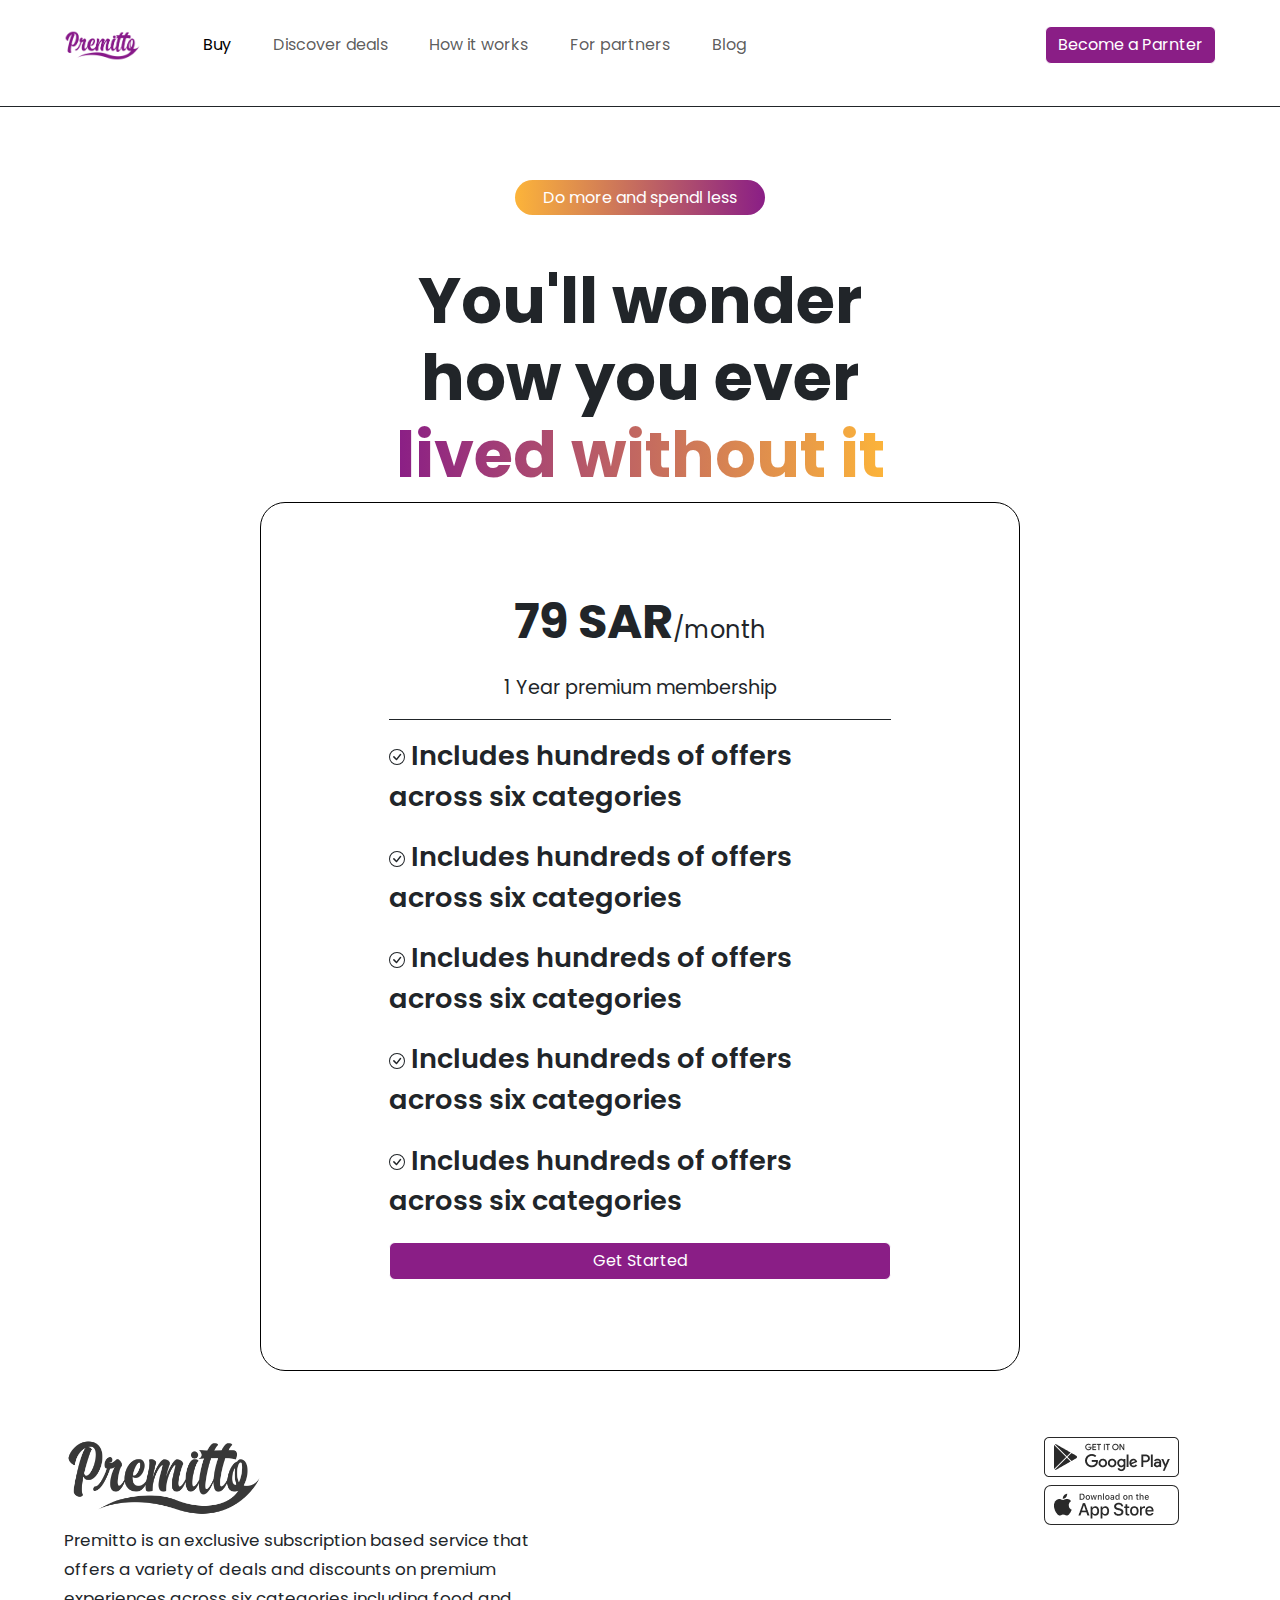
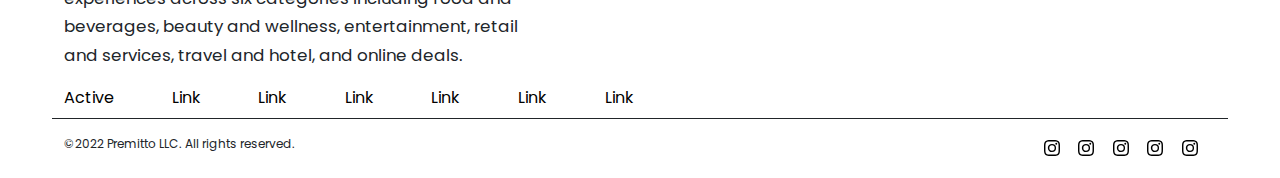
<file: Buy.html>
<!DOCTYPE html>
<html lang="en">
  <head>
    <meta charset="UTF-8" />
    <meta http-equiv="X-UA-Compatible" content="IE=edge" />
    <meta name="viewport" content="width=device-width, initial-scale=1.0" />
    <title>Premitto</title>
    <link
      href="https://fonts.googleapis.com/css2?family=Chewy&family=Fredoka:wght@300&family=Poppins&family=Syne+Mono&display=swap"
      rel="stylesheet"
    />
    <link
      href="https://fonts.googleapis.com/css2?family=Chewy&family=Fredoka:wght@300&family=Inter&family=Manrope&family=Poppins&family=Syne+Mono&display=swap"
      rel="stylesheet"
    />
    <link
      href="https://fonts.googleapis.com/css2?family=Chewy&family=Fredoka:wght@300&family=Manrope&family=Poppins&family=Syne+Mono&display=swap"
      rel="stylesheet"
    />
    <link
      rel="stylesheet"
      href="https://cdnjs.cloudflare.com/ajax/libs/font-awesome/6.4.0/css/all.min.css"
      integrity="sha512-iecdLmaskl7CVkqkXNQ/ZH/XLlvWZOJyj7Yy7tcenmpD1ypASozpmT/E0iPtmFIB46ZmdtAc9eNBvH0H/ZpiBw=="
      crossorigin="anonymous"
      referrerpolicy="no-referrer"
    />
    <link rel="stylesheet" href="css/bootstrap.min.css" />
    <link rel="stylesheet" href="css/style.css" />
  </head>
  <body>
    <header class="h-auto">
      <nav class="navbar navbar-expand-lg">
        <div class="container-fluid">
          <button
            class="navbar-toggler"
            type="button"
            data-bs-toggle="collapse"
            data-bs-target="#navbarTogglerDemo01"
            aria-controls="navbarTogglerDemo01"
            aria-expanded="false"
            aria-label="Toggle navigation"
          >
            <span class="navbar-toggler-icon"></span>
          </button>
          <div class="collapse navbar-collapse" id="navbarTogglerDemo01">
            <a class="navbar-brand" href="index.html">
              <img src="images/1.png" alt="" />
            </a>
            <ul class="navbar-nav me-auto mb-2 mb-lg-0">
              <li class="nav-item">
                <a class="nav-link active" aria-current="page" href="Buy.html"
                  >Buy</a
                >
              </li>
              <li class="nav-item">
                <a class="nav-link" href="#">Discover deals</a>
              </li>
              <li class="nav-item">
                <a class="nav-link" href="#">How it works</a>
              </li>
              <li class="nav-item">
                <a class="nav-link" href="#">For partners</a>
              </li>
              <li class="nav-item">
                <a class="nav-link" href="#">Blog</a>
              </li>
            </ul>
            <a class="btn btn-main" href="#"> Become a Parnter </a>
          </div>
        </div>
      </nav>
      <hr />
    </header>
    <main>
      <div class="container-fluid">
        <div class="row">
          <div class="col-md-6 offset-md-3">
            <div class="text-center mt-5">
              <a href="" class="btn btn-grad mb-5"> Do more and spendl less </a>
              <h2>
                You'll wonder how you ever
                <span class="coloredText"> lived without it </span>
              </h2>
            </div>
          </div>
          <div class="col-md-8 offset-md-2">
            <div class="priceCard">
              <div class="container">
                <div class="row">
                  <div class="col-md-12 text-center">
                    <h6>79 SAR<span>/month</span></h6>
                    <p>1 Year premium membership</p>
                  </div>
                  <hr class="opacity-100" />
                  <ul class="nav flex-column">
                    <li class="nav-item">
                      <span class="icon">
                        <svg
                          xmlns="http://www.w3.org/2000/svg"
                          width="16"
                          height="16"
                          fill="currentColor"
                          class="bi bi-check-circle"
                          viewBox="0 0 16 16"
                        >
                          <path
                            d="M8 15A7 7 0 1 1 8 1a7 7 0 0 1 0 14zm0 1A8 8 0 1 0 8 0a8 8 0 0 0 0 16z"
                          />
                          <path
                            d="M10.97 4.97a.235.235 0 0 0-.02.022L7.477 9.417 5.384 7.323a.75.75 0 0 0-1.06 1.06L6.97 11.03a.75.75 0 0 0 1.079-.02l3.992-4.99a.75.75 0 0 0-1.071-1.05z"
                          />
                        </svg>
                      </span>
                      Includes hundreds of offers across six categories
                    </li>
                    <li class="nav-item">
                      <span class="icon">
                        <svg
                          xmlns="http://www.w3.org/2000/svg"
                          width="16"
                          height="16"
                          fill="currentColor"
                          class="bi bi-check-circle"
                          viewBox="0 0 16 16"
                        >
                          <path
                            d="M8 15A7 7 0 1 1 8 1a7 7 0 0 1 0 14zm0 1A8 8 0 1 0 8 0a8 8 0 0 0 0 16z"
                          />
                          <path
                            d="M10.97 4.97a.235.235 0 0 0-.02.022L7.477 9.417 5.384 7.323a.75.75 0 0 0-1.06 1.06L6.97 11.03a.75.75 0 0 0 1.079-.02l3.992-4.99a.75.75 0 0 0-1.071-1.05z"
                          />
                        </svg>
                      </span>
                      Includes hundreds of offers across six categories
                    </li>
                    <li class="nav-item">
                      <span class="icon">
                        <svg
                          xmlns="http://www.w3.org/2000/svg"
                          width="16"
                          height="16"
                          fill="currentColor"
                          class="bi bi-check-circle"
                          viewBox="0 0 16 16"
                        >
                          <path
                            d="M8 15A7 7 0 1 1 8 1a7 7 0 0 1 0 14zm0 1A8 8 0 1 0 8 0a8 8 0 0 0 0 16z"
                          />
                          <path
                            d="M10.97 4.97a.235.235 0 0 0-.02.022L7.477 9.417 5.384 7.323a.75.75 0 0 0-1.06 1.06L6.97 11.03a.75.75 0 0 0 1.079-.02l3.992-4.99a.75.75 0 0 0-1.071-1.05z"
                          />
                        </svg>
                      </span>
                      Includes hundreds of offers across six categories
                    </li>
                    <li class="nav-item">
                      <span class="icon">
                        <svg
                          xmlns="http://www.w3.org/2000/svg"
                          width="16"
                          height="16"
                          fill="currentColor"
                          class="bi bi-check-circle"
                          viewBox="0 0 16 16"
                        >
                          <path
                            d="M8 15A7 7 0 1 1 8 1a7 7 0 0 1 0 14zm0 1A8 8 0 1 0 8 0a8 8 0 0 0 0 16z"
                          />
                          <path
                            d="M10.97 4.97a.235.235 0 0 0-.02.022L7.477 9.417 5.384 7.323a.75.75 0 0 0-1.06 1.06L6.97 11.03a.75.75 0 0 0 1.079-.02l3.992-4.99a.75.75 0 0 0-1.071-1.05z"
                          />
                        </svg>
                      </span>
                      Includes hundreds of offers across six categories
                    </li>
                    <li class="nav-item">
                      <span class="icon">
                        <svg
                          xmlns="http://www.w3.org/2000/svg"
                          width="16"
                          height="16"
                          fill="currentColor"
                          class="bi bi-check-circle"
                          viewBox="0 0 16 16"
                        >
                          <path
                            d="M8 15A7 7 0 1 1 8 1a7 7 0 0 1 0 14zm0 1A8 8 0 1 0 8 0a8 8 0 0 0 0 16z"
                          />
                          <path
                            d="M10.97 4.97a.235.235 0 0 0-.02.022L7.477 9.417 5.384 7.323a.75.75 0 0 0-1.06 1.06L6.97 11.03a.75.75 0 0 0 1.079-.02l3.992-4.99a.75.75 0 0 0-1.071-1.05z"
                          />
                        </svg>
                      </span>
                      Includes hundreds of offers across six categories
                    </li>
                  </ul>
                  <a href="" class="btn btn-main">
                    Get Started
                  </a>
                </div>
              </div>
            </div>
          </div>
        </div>
      </div>
    </main>
    <footer class="mt-5">
      <div class="container-fluid">
        <div class="row">
          <div class="col-md-10">
            <img src="images/1.png" class="logo" width="200" alt="" />
            <p class="w-50 mt-2">
              <small>
                Premitto is an exclusive subscription based service that offers
                a variety of deals and discounts on premium experiences across
                six categories including food and beverages, beauty and
                wellness, entertainment, retail and services, travel and hotel,
                and online deals.
              </small>
            </p>
          </div>
          <div class="col-md-2">
            <div>
              <a href="">
                <img src="images/Mobile app store badge (2).png" alt="" />
              </a>
            </div>
            <div class="mt-2">
              <a href="">
                <img src="images/Mobile app store badge.png" alt="" />
              </a>
            </div>
          </div>
          <div class="col-md-12">
            <ul class="nav">
              <li class="nav-item">
                <a class="nav-link active" aria-current="page" href="#"
                  >Active</a
                >
              </li>
              <li class="nav-item">
                <a class="nav-link" href="#">Link</a>
              </li>
              <li class="nav-item">
                <a class="nav-link" href="#">Link</a>
              </li>
              <li class="nav-item">
                <a class="nav-link" href="#">Link</a>
              </li>
              <li class="nav-item">
                <a class="nav-link" href="#">Link</a>
              </li>
              <li class="nav-item">
                <a class="nav-link" href="#">Link</a>
              </li>
              <li class="nav-item">
                <a class="nav-link" href="#">Link</a>
              </li>
            </ul>
          </div>
          <hr class="mt-2 opacity-100" />
          <div class="col-md-8">
            <p class="mt-0 cpyrht">©2022 Premitto LLC. All rights reserved.</p>
          </div>
          <div class="col-md-4">
            <ul class="nav justify-content-end">
              <li>
                <a href="#">
                  <svg
                    xmlns="http://www.w3.org/2000/svg"
                    width="16"
                    height="16"
                    fill="currentColor"
                    class="bi bi-instagram"
                    viewBox="0 0 16 16"
                  >
                    <path
                      d="M8 0C5.829 0 5.556.01 4.703.048 3.85.088 3.269.222 2.76.42a3.917 3.917 0 0 0-1.417.923A3.927 3.927 0 0 0 .42 2.76C.222 3.268.087 3.85.048 4.7.01 5.555 0 5.827 0 8.001c0 2.172.01 2.444.048 3.297.04.852.174 1.433.372 1.942.205.526.478.972.923 1.417.444.445.89.719 1.416.923.51.198 1.09.333 1.942.372C5.555 15.99 5.827 16 8 16s2.444-.01 3.298-.048c.851-.04 1.434-.174 1.943-.372a3.916 3.916 0 0 0 1.416-.923c.445-.445.718-.891.923-1.417.197-.509.332-1.09.372-1.942C15.99 10.445 16 10.173 16 8s-.01-2.445-.048-3.299c-.04-.851-.175-1.433-.372-1.941a3.926 3.926 0 0 0-.923-1.417A3.911 3.911 0 0 0 13.24.42c-.51-.198-1.092-.333-1.943-.372C10.443.01 10.172 0 7.998 0h.003zm-.717 1.442h.718c2.136 0 2.389.007 3.232.046.78.035 1.204.166 1.486.275.373.145.64.319.92.599.28.28.453.546.598.92.11.281.24.705.275 1.485.039.843.047 1.096.047 3.231s-.008 2.389-.047 3.232c-.035.78-.166 1.203-.275 1.485a2.47 2.47 0 0 1-.599.919c-.28.28-.546.453-.92.598-.28.11-.704.24-1.485.276-.843.038-1.096.047-3.232.047s-2.39-.009-3.233-.047c-.78-.036-1.203-.166-1.485-.276a2.478 2.478 0 0 1-.92-.598 2.48 2.48 0 0 1-.6-.92c-.109-.281-.24-.705-.275-1.485-.038-.843-.046-1.096-.046-3.233 0-2.136.008-2.388.046-3.231.036-.78.166-1.204.276-1.486.145-.373.319-.64.599-.92.28-.28.546-.453.92-.598.282-.11.705-.24 1.485-.276.738-.034 1.024-.044 2.515-.045v.002zm4.988 1.328a.96.96 0 1 0 0 1.92.96.96 0 0 0 0-1.92zm-4.27 1.122a4.109 4.109 0 1 0 0 8.217 4.109 4.109 0 0 0 0-8.217zm0 1.441a2.667 2.667 0 1 1 0 5.334 2.667 2.667 0 0 1 0-5.334z"
                    />
                  </svg>
                </a>
              </li>
              <li>
                <a href="#">
                  <svg
                    xmlns="http://www.w3.org/2000/svg"
                    width="16"
                    height="16"
                    fill="currentColor"
                    class="bi bi-instagram"
                    viewBox="0 0 16 16"
                  >
                    <path
                      d="M8 0C5.829 0 5.556.01 4.703.048 3.85.088 3.269.222 2.76.42a3.917 3.917 0 0 0-1.417.923A3.927 3.927 0 0 0 .42 2.76C.222 3.268.087 3.85.048 4.7.01 5.555 0 5.827 0 8.001c0 2.172.01 2.444.048 3.297.04.852.174 1.433.372 1.942.205.526.478.972.923 1.417.444.445.89.719 1.416.923.51.198 1.09.333 1.942.372C5.555 15.99 5.827 16 8 16s2.444-.01 3.298-.048c.851-.04 1.434-.174 1.943-.372a3.916 3.916 0 0 0 1.416-.923c.445-.445.718-.891.923-1.417.197-.509.332-1.09.372-1.942C15.99 10.445 16 10.173 16 8s-.01-2.445-.048-3.299c-.04-.851-.175-1.433-.372-1.941a3.926 3.926 0 0 0-.923-1.417A3.911 3.911 0 0 0 13.24.42c-.51-.198-1.092-.333-1.943-.372C10.443.01 10.172 0 7.998 0h.003zm-.717 1.442h.718c2.136 0 2.389.007 3.232.046.78.035 1.204.166 1.486.275.373.145.64.319.92.599.28.28.453.546.598.92.11.281.24.705.275 1.485.039.843.047 1.096.047 3.231s-.008 2.389-.047 3.232c-.035.78-.166 1.203-.275 1.485a2.47 2.47 0 0 1-.599.919c-.28.28-.546.453-.92.598-.28.11-.704.24-1.485.276-.843.038-1.096.047-3.232.047s-2.39-.009-3.233-.047c-.78-.036-1.203-.166-1.485-.276a2.478 2.478 0 0 1-.92-.598 2.48 2.48 0 0 1-.6-.92c-.109-.281-.24-.705-.275-1.485-.038-.843-.046-1.096-.046-3.233 0-2.136.008-2.388.046-3.231.036-.78.166-1.204.276-1.486.145-.373.319-.64.599-.92.28-.28.546-.453.92-.598.282-.11.705-.24 1.485-.276.738-.034 1.024-.044 2.515-.045v.002zm4.988 1.328a.96.96 0 1 0 0 1.92.96.96 0 0 0 0-1.92zm-4.27 1.122a4.109 4.109 0 1 0 0 8.217 4.109 4.109 0 0 0 0-8.217zm0 1.441a2.667 2.667 0 1 1 0 5.334 2.667 2.667 0 0 1 0-5.334z"
                    />
                  </svg>
                </a>
              </li>
              <li>
                <a href="#">
                  <svg
                    xmlns="http://www.w3.org/2000/svg"
                    width="16"
                    height="16"
                    fill="currentColor"
                    class="bi bi-instagram"
                    viewBox="0 0 16 16"
                  >
                    <path
                      d="M8 0C5.829 0 5.556.01 4.703.048 3.85.088 3.269.222 2.76.42a3.917 3.917 0 0 0-1.417.923A3.927 3.927 0 0 0 .42 2.76C.222 3.268.087 3.85.048 4.7.01 5.555 0 5.827 0 8.001c0 2.172.01 2.444.048 3.297.04.852.174 1.433.372 1.942.205.526.478.972.923 1.417.444.445.89.719 1.416.923.51.198 1.09.333 1.942.372C5.555 15.99 5.827 16 8 16s2.444-.01 3.298-.048c.851-.04 1.434-.174 1.943-.372a3.916 3.916 0 0 0 1.416-.923c.445-.445.718-.891.923-1.417.197-.509.332-1.09.372-1.942C15.99 10.445 16 10.173 16 8s-.01-2.445-.048-3.299c-.04-.851-.175-1.433-.372-1.941a3.926 3.926 0 0 0-.923-1.417A3.911 3.911 0 0 0 13.24.42c-.51-.198-1.092-.333-1.943-.372C10.443.01 10.172 0 7.998 0h.003zm-.717 1.442h.718c2.136 0 2.389.007 3.232.046.78.035 1.204.166 1.486.275.373.145.64.319.92.599.28.28.453.546.598.92.11.281.24.705.275 1.485.039.843.047 1.096.047 3.231s-.008 2.389-.047 3.232c-.035.78-.166 1.203-.275 1.485a2.47 2.47 0 0 1-.599.919c-.28.28-.546.453-.92.598-.28.11-.704.24-1.485.276-.843.038-1.096.047-3.232.047s-2.39-.009-3.233-.047c-.78-.036-1.203-.166-1.485-.276a2.478 2.478 0 0 1-.92-.598 2.48 2.48 0 0 1-.6-.92c-.109-.281-.24-.705-.275-1.485-.038-.843-.046-1.096-.046-3.233 0-2.136.008-2.388.046-3.231.036-.78.166-1.204.276-1.486.145-.373.319-.64.599-.92.28-.28.546-.453.92-.598.282-.11.705-.24 1.485-.276.738-.034 1.024-.044 2.515-.045v.002zm4.988 1.328a.96.96 0 1 0 0 1.92.96.96 0 0 0 0-1.92zm-4.27 1.122a4.109 4.109 0 1 0 0 8.217 4.109 4.109 0 0 0 0-8.217zm0 1.441a2.667 2.667 0 1 1 0 5.334 2.667 2.667 0 0 1 0-5.334z"
                    />
                  </svg>
                </a>
              </li>
              <li>
                <a href="#">
                  <svg
                    xmlns="http://www.w3.org/2000/svg"
                    width="16"
                    height="16"
                    fill="currentColor"
                    class="bi bi-instagram"
                    viewBox="0 0 16 16"
                  >
                    <path
                      d="M8 0C5.829 0 5.556.01 4.703.048 3.85.088 3.269.222 2.76.42a3.917 3.917 0 0 0-1.417.923A3.927 3.927 0 0 0 .42 2.76C.222 3.268.087 3.85.048 4.7.01 5.555 0 5.827 0 8.001c0 2.172.01 2.444.048 3.297.04.852.174 1.433.372 1.942.205.526.478.972.923 1.417.444.445.89.719 1.416.923.51.198 1.09.333 1.942.372C5.555 15.99 5.827 16 8 16s2.444-.01 3.298-.048c.851-.04 1.434-.174 1.943-.372a3.916 3.916 0 0 0 1.416-.923c.445-.445.718-.891.923-1.417.197-.509.332-1.09.372-1.942C15.99 10.445 16 10.173 16 8s-.01-2.445-.048-3.299c-.04-.851-.175-1.433-.372-1.941a3.926 3.926 0 0 0-.923-1.417A3.911 3.911 0 0 0 13.24.42c-.51-.198-1.092-.333-1.943-.372C10.443.01 10.172 0 7.998 0h.003zm-.717 1.442h.718c2.136 0 2.389.007 3.232.046.78.035 1.204.166 1.486.275.373.145.64.319.92.599.28.28.453.546.598.92.11.281.24.705.275 1.485.039.843.047 1.096.047 3.231s-.008 2.389-.047 3.232c-.035.78-.166 1.203-.275 1.485a2.47 2.47 0 0 1-.599.919c-.28.28-.546.453-.92.598-.28.11-.704.24-1.485.276-.843.038-1.096.047-3.232.047s-2.39-.009-3.233-.047c-.78-.036-1.203-.166-1.485-.276a2.478 2.478 0 0 1-.92-.598 2.48 2.48 0 0 1-.6-.92c-.109-.281-.24-.705-.275-1.485-.038-.843-.046-1.096-.046-3.233 0-2.136.008-2.388.046-3.231.036-.78.166-1.204.276-1.486.145-.373.319-.64.599-.92.28-.28.546-.453.92-.598.282-.11.705-.24 1.485-.276.738-.034 1.024-.044 2.515-.045v.002zm4.988 1.328a.96.96 0 1 0 0 1.92.96.96 0 0 0 0-1.92zm-4.27 1.122a4.109 4.109 0 1 0 0 8.217 4.109 4.109 0 0 0 0-8.217zm0 1.441a2.667 2.667 0 1 1 0 5.334 2.667 2.667 0 0 1 0-5.334z"
                    />
                  </svg>
                </a>
              </li>
              <li>
                <a href="#">
                  <svg
                    xmlns="http://www.w3.org/2000/svg"
                    width="16"
                    height="16"
                    fill="currentColor"
                    class="bi bi-instagram"
                    viewBox="0 0 16 16"
                  >
                    <path
                      d="M8 0C5.829 0 5.556.01 4.703.048 3.85.088 3.269.222 2.76.42a3.917 3.917 0 0 0-1.417.923A3.927 3.927 0 0 0 .42 2.76C.222 3.268.087 3.85.048 4.7.01 5.555 0 5.827 0 8.001c0 2.172.01 2.444.048 3.297.04.852.174 1.433.372 1.942.205.526.478.972.923 1.417.444.445.89.719 1.416.923.51.198 1.09.333 1.942.372C5.555 15.99 5.827 16 8 16s2.444-.01 3.298-.048c.851-.04 1.434-.174 1.943-.372a3.916 3.916 0 0 0 1.416-.923c.445-.445.718-.891.923-1.417.197-.509.332-1.09.372-1.942C15.99 10.445 16 10.173 16 8s-.01-2.445-.048-3.299c-.04-.851-.175-1.433-.372-1.941a3.926 3.926 0 0 0-.923-1.417A3.911 3.911 0 0 0 13.24.42c-.51-.198-1.092-.333-1.943-.372C10.443.01 10.172 0 7.998 0h.003zm-.717 1.442h.718c2.136 0 2.389.007 3.232.046.78.035 1.204.166 1.486.275.373.145.64.319.92.599.28.28.453.546.598.92.11.281.24.705.275 1.485.039.843.047 1.096.047 3.231s-.008 2.389-.047 3.232c-.035.78-.166 1.203-.275 1.485a2.47 2.47 0 0 1-.599.919c-.28.28-.546.453-.92.598-.28.11-.704.24-1.485.276-.843.038-1.096.047-3.232.047s-2.39-.009-3.233-.047c-.78-.036-1.203-.166-1.485-.276a2.478 2.478 0 0 1-.92-.598 2.48 2.48 0 0 1-.6-.92c-.109-.281-.24-.705-.275-1.485-.038-.843-.046-1.096-.046-3.233 0-2.136.008-2.388.046-3.231.036-.78.166-1.204.276-1.486.145-.373.319-.64.599-.92.28-.28.546-.453.92-.598.282-.11.705-.24 1.485-.276.738-.034 1.024-.044 2.515-.045v.002zm4.988 1.328a.96.96 0 1 0 0 1.92.96.96 0 0 0 0-1.92zm-4.27 1.122a4.109 4.109 0 1 0 0 8.217 4.109 4.109 0 0 0 0-8.217zm0 1.441a2.667 2.667 0 1 1 0 5.334 2.667 2.667 0 0 1 0-5.334z"
                    />
                  </svg>
                </a>
              </li>
            </ul>
          </div>
        </div>
      </div>
    </footer>

    <script src="js/jquery-3.6.4.min.js"></script>
    <script src="js/bootstrap.bundle.min.js"></script>
  </body>
</html>
</file>
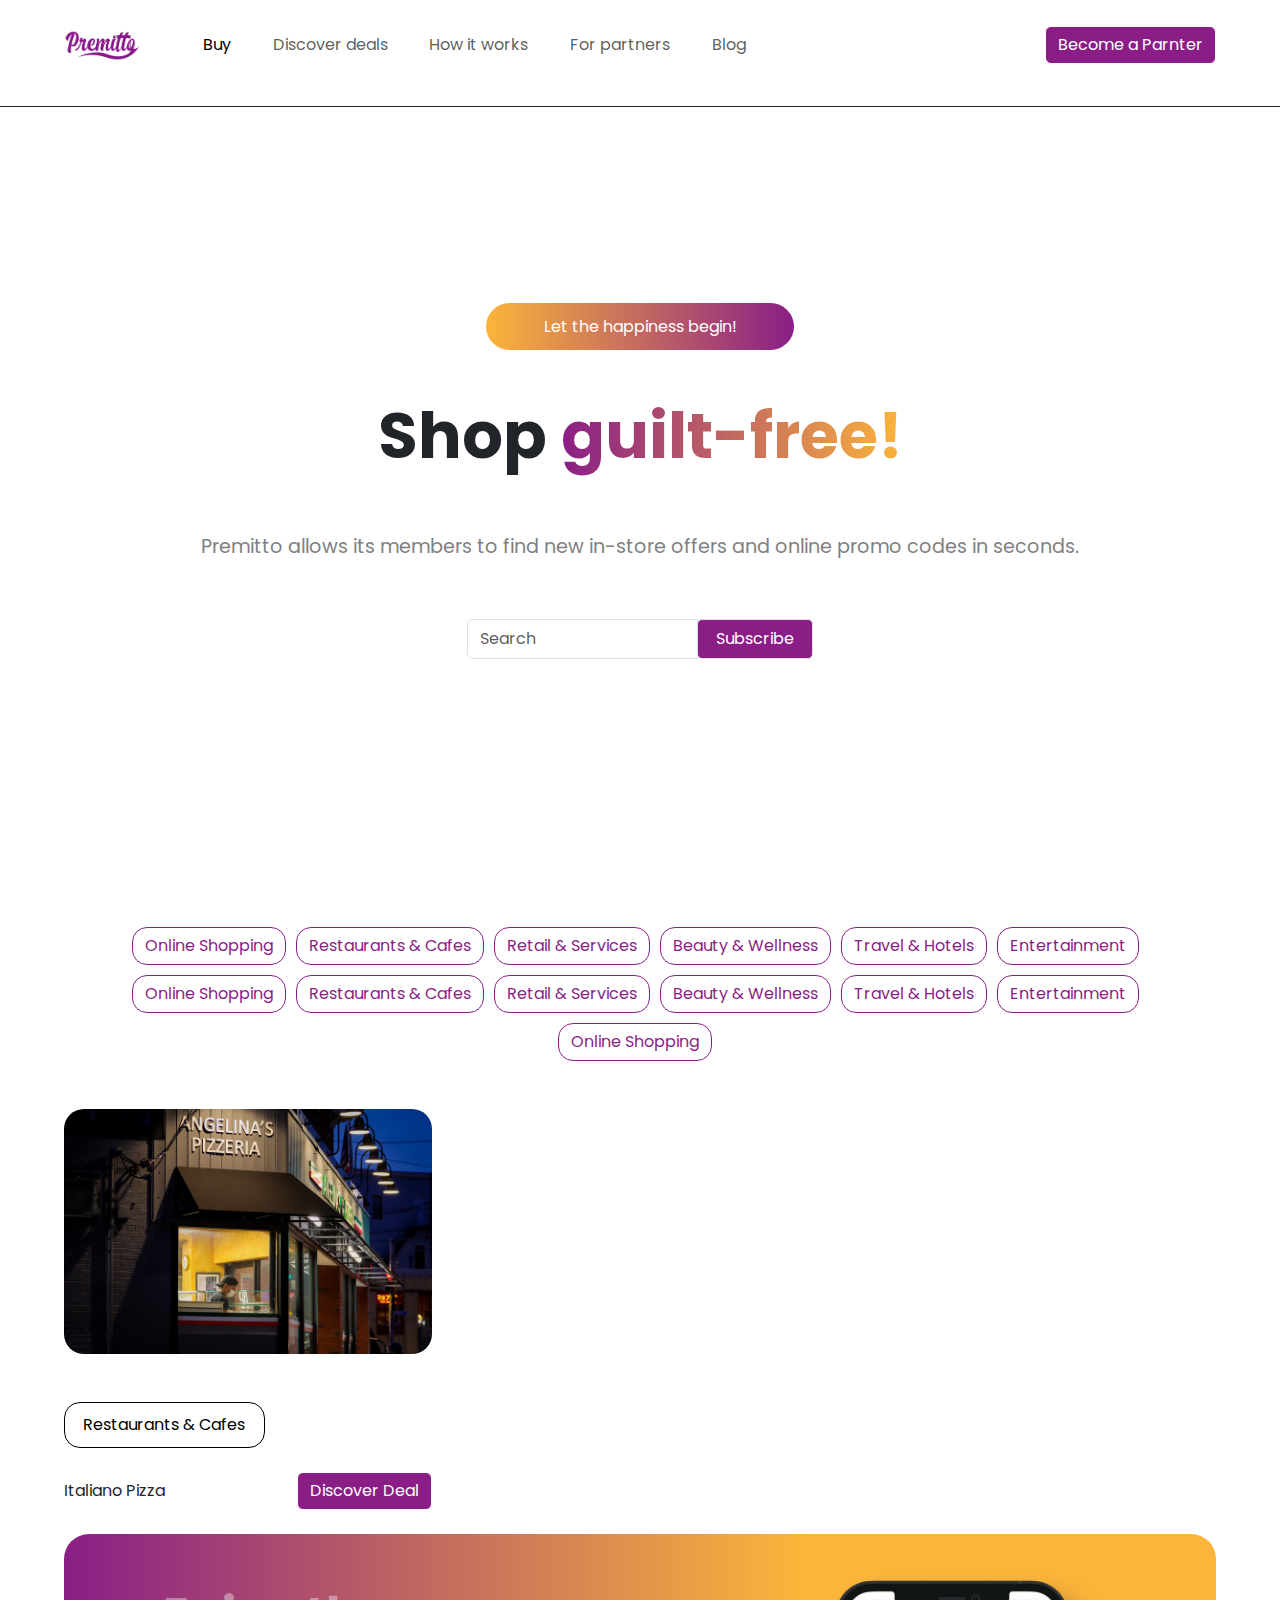
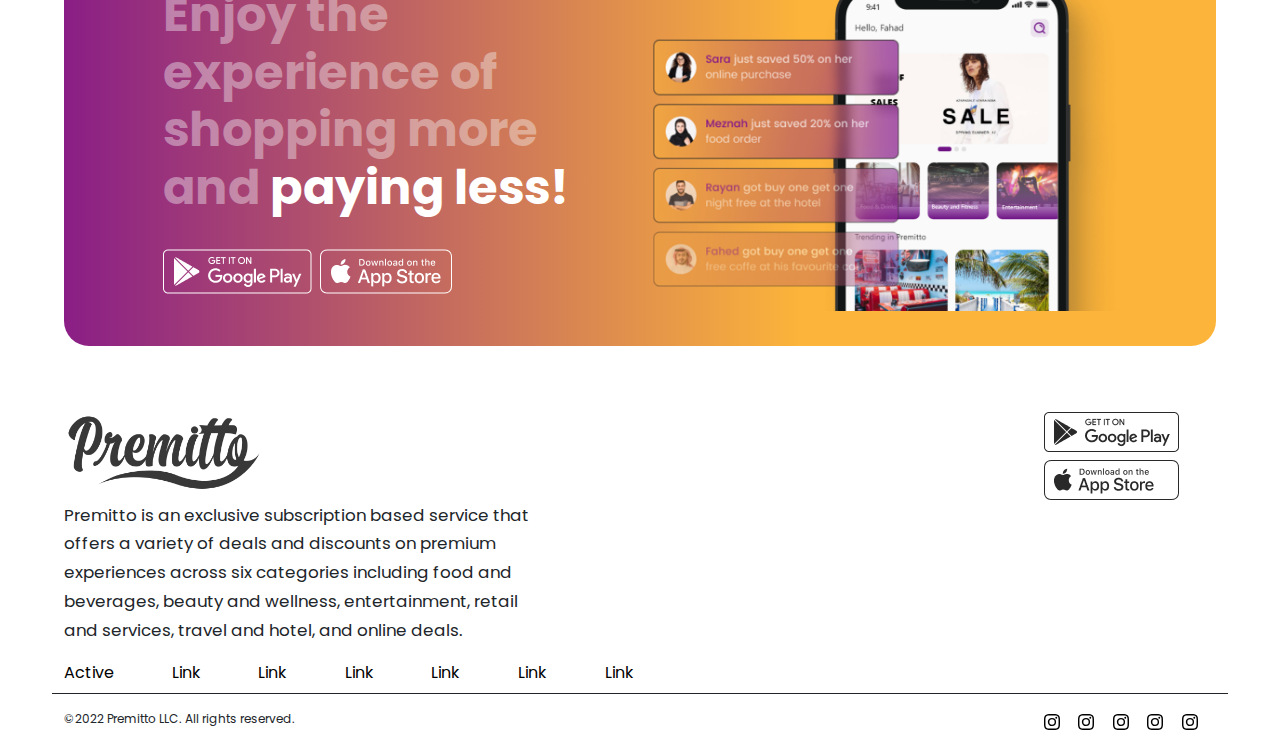
<file: Discover.html>
<!DOCTYPE html>
<html lang="en">
  <head>
    <meta charset="UTF-8" />
    <meta http-equiv="X-UA-Compatible" content="IE=edge" />
    <meta name="viewport" content="width=device-width, initial-scale=1.0" />
    <title>Premitto</title>
    <link
      href="https://fonts.googleapis.com/css2?family=Chewy&family=Fredoka:wght@300&family=Poppins&family=Syne+Mono&display=swap"
      rel="stylesheet"
    />
    <link
      href="https://fonts.googleapis.com/css2?family=Chewy&family=Fredoka:wght@300&family=Inter&family=Manrope&family=Poppins&family=Syne+Mono&display=swap"
      rel="stylesheet"
    />
    <link
      href="https://fonts.googleapis.com/css2?family=Chewy&family=Fredoka:wght@300&family=Manrope&family=Poppins&family=Syne+Mono&display=swap"
      rel="stylesheet"
    />
    <link
      rel="stylesheet"
      href="https://cdnjs.cloudflare.com/ajax/libs/font-awesome/6.4.0/css/all.min.css"
      integrity="sha512-iecdLmaskl7CVkqkXNQ/ZH/XLlvWZOJyj7Yy7tcenmpD1ypASozpmT/E0iPtmFIB46ZmdtAc9eNBvH0H/ZpiBw=="
      crossorigin="anonymous"
      referrerpolicy="no-referrer"
    />
    <link rel="stylesheet" href="css/owl.carousel.min.css" />
    <link rel="stylesheet" href="css/owl.theme.default.min.css" />
    <link rel="stylesheet" href="css/bootstrap.min.css" />
    <link rel="stylesheet" href="css/style.css" />
  </head>
  <body>
    <header>
      <nav class="navbar navbar-expand-lg">
        <div class="container-fluid">
          <button
            class="navbar-toggler"
            type="button"
            data-bs-toggle="collapse"
            data-bs-target="#navbarTogglerDemo01"
            aria-controls="navbarTogglerDemo01"
            aria-expanded="false"
            aria-label="Toggle navigation"
          >
            <span class="navbar-toggler-icon"></span>
          </button>
          <div class="collapse navbar-collapse" id="navbarTogglerDemo01">
            <a class="navbar-brand" href="index.html">
              <img src="images/1.png" alt="" />
            </a>
            <ul class="navbar-nav me-auto mb-2 mb-lg-0">
              <li class="nav-item">
                <a class="nav-link active" aria-current="page" href="Buy.html"
                  >Buy</a
                >
              </li>
              <li class="nav-item">
                <a class="nav-link" href="Discover.html">Discover deals</a>
              </li>
              <li class="nav-item">
                <a class="nav-link" href="#">How it works</a>
              </li>
              <li class="nav-item">
                <a class="nav-link" href="#">For partners</a>
              </li>
              <li class="nav-item">
                <a class="nav-link" href="#">Blog</a>
              </li>
            </ul>
            <a class="btn btn-main" href="#"> Become a Parnter </a>
          </div>
        </div>
      </nav>
      <hr />
      <section id="banner">
        <div class="container-fluid">
          <div class="row">
            <div class="col-md-12 text-center">
              <a href="" class="btn btn-grad mb-5">
                Let the happiness begin!
              </a>
              <h2>
                Shop
                <span class="coloredText"> guilt-free! </span>
              </h2>
              <p>
                Premitto allows its members to find new in-store offers and
                online promo codes in seconds.
              </p>
              <form class="d-flex" role="search">
                <div class="input-group">
                  <input
                    class="form-control"
                    type="search"
                    placeholder="Search"
                    aria-label="Search"
                  />
                  <span class="input-group-text">
                    <button type="submit">Subscribe</button>
                  </span>
                </div>
              </form>
            </div>
          </div>
        </div>
      </section>
    </header>
    <main>
      <div class="container-fluid">
        <div class="row">
          <div class="col-md-12">
            <div
              class="filterTabs d-flex justify-content-center flex-wrap mt-2 mb-5"
            >
              
              <button class="btn btn-outlined-grad">Online Shopping</button>
              <button class="btn btn-outlined-grad">Restaurants & Cafes</button>
              <button class="btn btn-outlined-grad">Retail & Services</button>
              <button class="btn btn-outlined-grad">Beauty & Wellness</button>
              <button class="btn btn-outlined-grad">Travel & Hotels</button>
              <button class="btn btn-outlined-grad">Entertainment</button>
              <button class="btn btn-outlined-grad">Online Shopping</button>
              <button class="btn btn-outlined-grad">Restaurants & Cafes</button>
              <button class="btn btn-outlined-grad">Retail & Services</button>
              <button class="btn btn-outlined-grad">Beauty & Wellness</button>
              <button class="btn btn-outlined-grad">Travel & Hotels</button>
              <button class="btn btn-outlined-grad">Entertainment</button>
              <button class="btn btn-outlined-grad">Online Shopping</button>
            </div>
          </div>
          <div class="col-md-12">
            <div class="row ajax_response">
              <div class="col-lg-4 col-md-6 mb-4">
                <div class="filterCard">
                  <img src="images/card1.jpeg" class="img-fluid" alt="" />
                  <div class="outlined mt-5">Restaurants & Cafes</div>
                  <div
                    class="d-flex justify-content-between align-items-center mt-4"
                  >
                    <span>Italiano Pizza</span>
                    <button
                      class="btn btn-main discover"
                      data-bs-toggle="offcanvas"
                      data-bs-target="#offcanvasRight"
                      aria-controls="offcanvasRight"
                      data-id="14"
                    >
                      Discover Deal
                    </button>
                  </div>
                </div>
              </div>
            </div>
          </div>
          <div class="col-md-12">
            <div class="large_card">
              <div class="container-fluid py-0">
                <div class="row">
                  <div class="col-md-6">
                    <div
                      class="d-flex flex-column justify-content-center h-100"
                    >
                      <h5>
                        Enjoy the experience of shopping more and
                        <span>paying less!</span>
                      </h5>
                      <div class="d-flex mt-4">
                        <a href="" class="me-2">
                          <img src="images/google-play-white.png" alt="" />
                        </a>
                        <a href="">
                          <img src="images/app-store-white.png" alt="" />
                        </a>
                      </div>
                    </div>
                  </div>
                  <div class="col-md-6">
                    <img src="images/last-LP.png" class="img-fluid" alt="" />
                  </div>
                </div>
              </div>
            </div>
          </div>
          <div
            class="offcanvas offcanvas-end"
            tabindex="-1"
            id="offcanvasRight"
            aria-labelledby="offcanvasRightLabel"
          >
            <div class="offcanvas-header-custom">
              <div id="carouselExample" class="carousel slide">
                <div class="carousel-inner">
                  <div class="carousel-item active">
                    <img
                      src="images/card1.jpeg"
                      class="d-block w-100"
                      alt="..."
                    />
                  </div>
                  <div class="carousel-item">
                    <img
                      src="images/card1.jpeg"
                      class="d-block w-100"
                      alt="..."
                    />
                  </div>
                  <div class="carousel-item">
                    <img
                      src="images/card1.jpeg"
                      class="d-block w-100"
                      alt="..."
                    />
                  </div>
                </div>
                <button
                  class="carousel-control-prev"
                  type="button"
                  data-bs-target="#carouselExample"
                  data-bs-slide="prev"
                >
                  <span class="carousel-control-prev-icon" aria-hidden="true">
                    <svg
                      xmlns="http://www.w3.org/2000/svg"
                      width="16"
                      height="16"
                      fill="currentColor"
                      class="bi bi-arrow-left"
                      viewBox="0 0 16 16"
                    >
                      <path
                        fill-rule="evenodd"
                        d="M15 8a.5.5 0 0 0-.5-.5H2.707l3.147-3.146a.5.5 0 1 0-.708-.708l-4 4a.5.5 0 0 0 0 .708l4 4a.5.5 0 0 0 .708-.708L2.707 8.5H14.5A.5.5 0 0 0 15 8z"
                      />
                    </svg>
                  </span>
                  <span class="visually-hidden">Previous</span>
                </button>
                <button
                  class="carousel-control-next"
                  type="button"
                  data-bs-target="#carouselExample"
                  data-bs-slide="next"
                >
                  <span class="carousel-control-next-icon" aria-hidden="true">
                    <svg
                      xmlns="http://www.w3.org/2000/svg"
                      width="16"
                      height="16"
                      fill="currentColor"
                      class="bi bi-arrow-right"
                      viewBox="0 0 16 16"
                    >
                      <path
                        fill-rule="evenodd"
                        d="M1 8a.5.5 0 0 1 .5-.5h11.793l-3.147-3.146a.5.5 0 0 1 .708-.708l4 4a.5.5 0 0 1 0 .708l-4 4a.5.5 0 0 1-.708-.708L13.293 8.5H1.5A.5.5 0 0 1 1 8z"
                      />
                    </svg>
                  </span>
                  <span class="visually-hidden">Next</span>
                </button>
              </div>
              <button
                type="button"
                class="btn-close"
                data-bs-dismiss="offcanvas"
                aria-label="Close"
              ></button>
            </div>
            <div class="offcanvas-body">
              <div class="container-fluid">
                <div class="row">
                  <div class="col-md-12 text-center">
                    <h3>Italiano Pizza</h3>
                  </div>
                  <div class="col-md-12 text-center tabs">
                    <div class="container-fluid mt-5">
                      <div class="row">
                        <div class="col-md-2 offset-md-1">
                          <div class="tab active">
                            <span>General</span>
                          </div>
                        </div>
                        <div class="col-md-2">
                          <div class="tab">
                            <span>About Us</span>
                          </div>
                        </div>
                        <div class="col-md-2">
                          <div class="tab">
                            <span>Contact Info</span>
                          </div>
                        </div>
                        <div class="col-md-2">
                          <div class="tab">
                            <span>Location</span>
                          </div>
                        </div>
                        <div class="col-md-2">
                          <div class="tab">
                            <span>Opening hours</span>
                          </div>
                        </div>
                      </div>
                    </div>
                  </div>
                  <div class="col-md-12">
                    <div class="row mt-5">
                      <div class="col-md-7">
                        <h6>Dear Title Here</h6>
                        <p>
                          Premitto allows its members to find new in-store
                          offers and online promo codes in seconds.
                        </p>
                        <hr />
                        <p>
                          We’re talking next-level amenities—a 42-acre water
                          park, a giant aquarium filled with some 65,000 sea
                          creatures, a shopping mall exclusively stocking…
                          designer brands—and drama, drama everywhere, from the
                          sky-high lobby with its fish-scale-chiseled columns
                          and wraparound mural to the sheer range of guest
                          rooms, including Underwater Suites whose windows look
                          directly into the aquarium. But beware: all that fun
                          comes with a price—and a crowd.
                        </p>
                      </div>
                      <div class="col-md-5">
                        <div class="voucher_card d-flex mb-3">
                          <div class="icon">
                            <img src="images/coupon.png" alt="">
                          </div>
                          <div class="description">
                            <h6>Available vouchers</h6>
                            <span class="pink">5 out of 10</span>
                          </div>
                        </div>
                        <div class="voucher_card d-flex mb-3">
                          <div class="icon">
                            <img src="images/coupon.png" alt="">
                          </div>
                          <div class="description">
                            <h6>Available vouchers</h6>
                            <span class="pink">5 out of 10</span>
                          </div>
                        </div>
                        <div class="voucher_card d-flex mb-3">
                          <div class="icon">
                            <img src="images/coupon.png" alt="">
                          </div>
                          <div class="description">
                            <h6>Available vouchers</h6>
                            <span class="pink">5 out of 10</span>
                          </div>
                        </div>
                      </div>
                    </div>
                  </div>
                </div>
              </div>
            </div>
            <div class="offcanvas-footer">
                <button type="button" class="btn btn-main">Redeem</button>
                <button type="button" class="btn btn-outlined-main">Save changes</button>
              </div>
          </div>
        </div>
      </div>
    </main>
    <footer class="mt-5">
      <div class="container-fluid">
        <div class="row">
          <div class="col-md-10">
            <img src="images/1.png" class="logo" width="200" alt="" />
            <p class="w-50 mt-2">
              <small>
                Premitto is an exclusive subscription based service that offers
                a variety of deals and discounts on premium experiences across
                six categories including food and beverages, beauty and
                wellness, entertainment, retail and services, travel and hotel,
                and online deals.
              </small>
            </p>
          </div>
          <div class="col-md-2">
            <div>
              <a href="">
                <img src="images/Mobile app store badge (2).png" alt="" />
              </a>
            </div>
            <div class="mt-2">
              <a href="">
                <img src="images/Mobile app store badge.png" alt="" />
              </a>
            </div>
          </div>
          <div class="col-md-12">
            <ul class="nav">
              <li class="nav-item">
                <a class="nav-link active" aria-current="page" href="#"
                  >Active</a
                >
              </li>
              <li class="nav-item">
                <a class="nav-link" href="#">Link</a>
              </li>
              <li class="nav-item">
                <a class="nav-link" href="#">Link</a>
              </li>
              <li class="nav-item">
                <a class="nav-link" href="#">Link</a>
              </li>
              <li class="nav-item">
                <a class="nav-link" href="#">Link</a>
              </li>
              <li class="nav-item">
                <a class="nav-link" href="#">Link</a>
              </li>
              <li class="nav-item">
                <a class="nav-link" href="#">Link</a>
              </li>
            </ul>
          </div>
          <hr class="mt-2 opacity-100" />
          <div class="col-md-8">
            <p class="mt-0 cpyrht">©2022 Premitto LLC. All rights reserved.</p>
          </div>
          <div class="col-md-4">
            <ul class="nav justify-content-end">
              <li>
                <a href="#">
                  <svg
                    xmlns="http://www.w3.org/2000/svg"
                    width="16"
                    height="16"
                    fill="currentColor"
                    class="bi bi-instagram"
                    viewBox="0 0 16 16"
                  >
                    <path
                      d="M8 0C5.829 0 5.556.01 4.703.048 3.85.088 3.269.222 2.76.42a3.917 3.917 0 0 0-1.417.923A3.927 3.927 0 0 0 .42 2.76C.222 3.268.087 3.85.048 4.7.01 5.555 0 5.827 0 8.001c0 2.172.01 2.444.048 3.297.04.852.174 1.433.372 1.942.205.526.478.972.923 1.417.444.445.89.719 1.416.923.51.198 1.09.333 1.942.372C5.555 15.99 5.827 16 8 16s2.444-.01 3.298-.048c.851-.04 1.434-.174 1.943-.372a3.916 3.916 0 0 0 1.416-.923c.445-.445.718-.891.923-1.417.197-.509.332-1.09.372-1.942C15.99 10.445 16 10.173 16 8s-.01-2.445-.048-3.299c-.04-.851-.175-1.433-.372-1.941a3.926 3.926 0 0 0-.923-1.417A3.911 3.911 0 0 0 13.24.42c-.51-.198-1.092-.333-1.943-.372C10.443.01 10.172 0 7.998 0h.003zm-.717 1.442h.718c2.136 0 2.389.007 3.232.046.78.035 1.204.166 1.486.275.373.145.64.319.92.599.28.28.453.546.598.92.11.281.24.705.275 1.485.039.843.047 1.096.047 3.231s-.008 2.389-.047 3.232c-.035.78-.166 1.203-.275 1.485a2.47 2.47 0 0 1-.599.919c-.28.28-.546.453-.92.598-.28.11-.704.24-1.485.276-.843.038-1.096.047-3.232.047s-2.39-.009-3.233-.047c-.78-.036-1.203-.166-1.485-.276a2.478 2.478 0 0 1-.92-.598 2.48 2.48 0 0 1-.6-.92c-.109-.281-.24-.705-.275-1.485-.038-.843-.046-1.096-.046-3.233 0-2.136.008-2.388.046-3.231.036-.78.166-1.204.276-1.486.145-.373.319-.64.599-.92.28-.28.546-.453.92-.598.282-.11.705-.24 1.485-.276.738-.034 1.024-.044 2.515-.045v.002zm4.988 1.328a.96.96 0 1 0 0 1.92.96.96 0 0 0 0-1.92zm-4.27 1.122a4.109 4.109 0 1 0 0 8.217 4.109 4.109 0 0 0 0-8.217zm0 1.441a2.667 2.667 0 1 1 0 5.334 2.667 2.667 0 0 1 0-5.334z"
                    />
                  </svg>
                </a>
              </li>
              <li>
                <a href="#">
                  <svg
                    xmlns="http://www.w3.org/2000/svg"
                    width="16"
                    height="16"
                    fill="currentColor"
                    class="bi bi-instagram"
                    viewBox="0 0 16 16"
                  >
                    <path
                      d="M8 0C5.829 0 5.556.01 4.703.048 3.85.088 3.269.222 2.76.42a3.917 3.917 0 0 0-1.417.923A3.927 3.927 0 0 0 .42 2.76C.222 3.268.087 3.85.048 4.7.01 5.555 0 5.827 0 8.001c0 2.172.01 2.444.048 3.297.04.852.174 1.433.372 1.942.205.526.478.972.923 1.417.444.445.89.719 1.416.923.51.198 1.09.333 1.942.372C5.555 15.99 5.827 16 8 16s2.444-.01 3.298-.048c.851-.04 1.434-.174 1.943-.372a3.916 3.916 0 0 0 1.416-.923c.445-.445.718-.891.923-1.417.197-.509.332-1.09.372-1.942C15.99 10.445 16 10.173 16 8s-.01-2.445-.048-3.299c-.04-.851-.175-1.433-.372-1.941a3.926 3.926 0 0 0-.923-1.417A3.911 3.911 0 0 0 13.24.42c-.51-.198-1.092-.333-1.943-.372C10.443.01 10.172 0 7.998 0h.003zm-.717 1.442h.718c2.136 0 2.389.007 3.232.046.78.035 1.204.166 1.486.275.373.145.64.319.92.599.28.28.453.546.598.92.11.281.24.705.275 1.485.039.843.047 1.096.047 3.231s-.008 2.389-.047 3.232c-.035.78-.166 1.203-.275 1.485a2.47 2.47 0 0 1-.599.919c-.28.28-.546.453-.92.598-.28.11-.704.24-1.485.276-.843.038-1.096.047-3.232.047s-2.39-.009-3.233-.047c-.78-.036-1.203-.166-1.485-.276a2.478 2.478 0 0 1-.92-.598 2.48 2.48 0 0 1-.6-.92c-.109-.281-.24-.705-.275-1.485-.038-.843-.046-1.096-.046-3.233 0-2.136.008-2.388.046-3.231.036-.78.166-1.204.276-1.486.145-.373.319-.64.599-.92.28-.28.546-.453.92-.598.282-.11.705-.24 1.485-.276.738-.034 1.024-.044 2.515-.045v.002zm4.988 1.328a.96.96 0 1 0 0 1.92.96.96 0 0 0 0-1.92zm-4.27 1.122a4.109 4.109 0 1 0 0 8.217 4.109 4.109 0 0 0 0-8.217zm0 1.441a2.667 2.667 0 1 1 0 5.334 2.667 2.667 0 0 1 0-5.334z"
                    />
                  </svg>
                </a>
              </li>
              <li>
                <a href="#">
                  <svg
                    xmlns="http://www.w3.org/2000/svg"
                    width="16"
                    height="16"
                    fill="currentColor"
                    class="bi bi-instagram"
                    viewBox="0 0 16 16"
                  >
                    <path
                      d="M8 0C5.829 0 5.556.01 4.703.048 3.85.088 3.269.222 2.76.42a3.917 3.917 0 0 0-1.417.923A3.927 3.927 0 0 0 .42 2.76C.222 3.268.087 3.85.048 4.7.01 5.555 0 5.827 0 8.001c0 2.172.01 2.444.048 3.297.04.852.174 1.433.372 1.942.205.526.478.972.923 1.417.444.445.89.719 1.416.923.51.198 1.09.333 1.942.372C5.555 15.99 5.827 16 8 16s2.444-.01 3.298-.048c.851-.04 1.434-.174 1.943-.372a3.916 3.916 0 0 0 1.416-.923c.445-.445.718-.891.923-1.417.197-.509.332-1.09.372-1.942C15.99 10.445 16 10.173 16 8s-.01-2.445-.048-3.299c-.04-.851-.175-1.433-.372-1.941a3.926 3.926 0 0 0-.923-1.417A3.911 3.911 0 0 0 13.24.42c-.51-.198-1.092-.333-1.943-.372C10.443.01 10.172 0 7.998 0h.003zm-.717 1.442h.718c2.136 0 2.389.007 3.232.046.78.035 1.204.166 1.486.275.373.145.64.319.92.599.28.28.453.546.598.92.11.281.24.705.275 1.485.039.843.047 1.096.047 3.231s-.008 2.389-.047 3.232c-.035.78-.166 1.203-.275 1.485a2.47 2.47 0 0 1-.599.919c-.28.28-.546.453-.92.598-.28.11-.704.24-1.485.276-.843.038-1.096.047-3.232.047s-2.39-.009-3.233-.047c-.78-.036-1.203-.166-1.485-.276a2.478 2.478 0 0 1-.92-.598 2.48 2.48 0 0 1-.6-.92c-.109-.281-.24-.705-.275-1.485-.038-.843-.046-1.096-.046-3.233 0-2.136.008-2.388.046-3.231.036-.78.166-1.204.276-1.486.145-.373.319-.64.599-.92.28-.28.546-.453.92-.598.282-.11.705-.24 1.485-.276.738-.034 1.024-.044 2.515-.045v.002zm4.988 1.328a.96.96 0 1 0 0 1.92.96.96 0 0 0 0-1.92zm-4.27 1.122a4.109 4.109 0 1 0 0 8.217 4.109 4.109 0 0 0 0-8.217zm0 1.441a2.667 2.667 0 1 1 0 5.334 2.667 2.667 0 0 1 0-5.334z"
                    />
                  </svg>
                </a>
              </li>
              <li>
                <a href="#">
                  <svg
                    xmlns="http://www.w3.org/2000/svg"
                    width="16"
                    height="16"
                    fill="currentColor"
                    class="bi bi-instagram"
                    viewBox="0 0 16 16"
                  >
                    <path
                      d="M8 0C5.829 0 5.556.01 4.703.048 3.85.088 3.269.222 2.76.42a3.917 3.917 0 0 0-1.417.923A3.927 3.927 0 0 0 .42 2.76C.222 3.268.087 3.85.048 4.7.01 5.555 0 5.827 0 8.001c0 2.172.01 2.444.048 3.297.04.852.174 1.433.372 1.942.205.526.478.972.923 1.417.444.445.89.719 1.416.923.51.198 1.09.333 1.942.372C5.555 15.99 5.827 16 8 16s2.444-.01 3.298-.048c.851-.04 1.434-.174 1.943-.372a3.916 3.916 0 0 0 1.416-.923c.445-.445.718-.891.923-1.417.197-.509.332-1.09.372-1.942C15.99 10.445 16 10.173 16 8s-.01-2.445-.048-3.299c-.04-.851-.175-1.433-.372-1.941a3.926 3.926 0 0 0-.923-1.417A3.911 3.911 0 0 0 13.24.42c-.51-.198-1.092-.333-1.943-.372C10.443.01 10.172 0 7.998 0h.003zm-.717 1.442h.718c2.136 0 2.389.007 3.232.046.78.035 1.204.166 1.486.275.373.145.64.319.92.599.28.28.453.546.598.92.11.281.24.705.275 1.485.039.843.047 1.096.047 3.231s-.008 2.389-.047 3.232c-.035.78-.166 1.203-.275 1.485a2.47 2.47 0 0 1-.599.919c-.28.28-.546.453-.92.598-.28.11-.704.24-1.485.276-.843.038-1.096.047-3.232.047s-2.39-.009-3.233-.047c-.78-.036-1.203-.166-1.485-.276a2.478 2.478 0 0 1-.92-.598 2.48 2.48 0 0 1-.6-.92c-.109-.281-.24-.705-.275-1.485-.038-.843-.046-1.096-.046-3.233 0-2.136.008-2.388.046-3.231.036-.78.166-1.204.276-1.486.145-.373.319-.64.599-.92.28-.28.546-.453.92-.598.282-.11.705-.24 1.485-.276.738-.034 1.024-.044 2.515-.045v.002zm4.988 1.328a.96.96 0 1 0 0 1.92.96.96 0 0 0 0-1.92zm-4.27 1.122a4.109 4.109 0 1 0 0 8.217 4.109 4.109 0 0 0 0-8.217zm0 1.441a2.667 2.667 0 1 1 0 5.334 2.667 2.667 0 0 1 0-5.334z"
                    />
                  </svg>
                </a>
              </li>
              <li>
                <a href="#">
                  <svg
                    xmlns="http://www.w3.org/2000/svg"
                    width="16"
                    height="16"
                    fill="currentColor"
                    class="bi bi-instagram"
                    viewBox="0 0 16 16"
                  >
                    <path
                      d="M8 0C5.829 0 5.556.01 4.703.048 3.85.088 3.269.222 2.76.42a3.917 3.917 0 0 0-1.417.923A3.927 3.927 0 0 0 .42 2.76C.222 3.268.087 3.85.048 4.7.01 5.555 0 5.827 0 8.001c0 2.172.01 2.444.048 3.297.04.852.174 1.433.372 1.942.205.526.478.972.923 1.417.444.445.89.719 1.416.923.51.198 1.09.333 1.942.372C5.555 15.99 5.827 16 8 16s2.444-.01 3.298-.048c.851-.04 1.434-.174 1.943-.372a3.916 3.916 0 0 0 1.416-.923c.445-.445.718-.891.923-1.417.197-.509.332-1.09.372-1.942C15.99 10.445 16 10.173 16 8s-.01-2.445-.048-3.299c-.04-.851-.175-1.433-.372-1.941a3.926 3.926 0 0 0-.923-1.417A3.911 3.911 0 0 0 13.24.42c-.51-.198-1.092-.333-1.943-.372C10.443.01 10.172 0 7.998 0h.003zm-.717 1.442h.718c2.136 0 2.389.007 3.232.046.78.035 1.204.166 1.486.275.373.145.64.319.92.599.28.28.453.546.598.92.11.281.24.705.275 1.485.039.843.047 1.096.047 3.231s-.008 2.389-.047 3.232c-.035.78-.166 1.203-.275 1.485a2.47 2.47 0 0 1-.599.919c-.28.28-.546.453-.92.598-.28.11-.704.24-1.485.276-.843.038-1.096.047-3.232.047s-2.39-.009-3.233-.047c-.78-.036-1.203-.166-1.485-.276a2.478 2.478 0 0 1-.92-.598 2.48 2.48 0 0 1-.6-.92c-.109-.281-.24-.705-.275-1.485-.038-.843-.046-1.096-.046-3.233 0-2.136.008-2.388.046-3.231.036-.78.166-1.204.276-1.486.145-.373.319-.64.599-.92.28-.28.546-.453.92-.598.282-.11.705-.24 1.485-.276.738-.034 1.024-.044 2.515-.045v.002zm4.988 1.328a.96.96 0 1 0 0 1.92.96.96 0 0 0 0-1.92zm-4.27 1.122a4.109 4.109 0 1 0 0 8.217 4.109 4.109 0 0 0 0-8.217zm0 1.441a2.667 2.667 0 1 1 0 5.334 2.667 2.667 0 0 1 0-5.334z"
                    />
                  </svg>
                </a>
              </li>
            </ul>
          </div>
        </div>
      </div>
    </footer>

    <script src="js/jquery-3.6.4.min.js"></script>
    <script src="js/bootstrap.bundle.min.js"></script>
    <script src="js/owl.carousel.min.js"></script>
    <script>
      $(".btn-outlined-grad").click(function () {
        $(".ajax_response").empty();
        // call ajax request $.ajax and append response here
        for (var i = 0; i < 5; i++) {
          $(".ajax_response").append(`
            <div class="col-md-4 mb-4">
                <div class="filterCard">
                  <img src="images/card1.jpeg" class="img-fluid" alt="" />
                  <div class="outlined mt-5">Restaurants & Cafes</div>
                  <div
                    class="d-flex justify-content-between align-items-center mt-4"
                  >
                    <span>Italiano Pizza</span>
                    <button class="btn btn-main">Discover Deal</button>
                  </div>
                </div>
              </div>
            `);
        }
      });
      $(".discover").click(function () {
        let id = $(this).getAttribute("data-id");
        // call ajax to get the data for this id then response here
      });
      $(".tab").click(function () {
        $(".tab").removeClass("active");
        $(this).addClass("active");
      });
    </script>
  </body>
</html>
</file>
<file: css/style.css>
a,
button,
span,
div,
h1,
h2,
h3,
h4,
h5,
h6,
p {
  font-family: "Poppins";
}

p {
  font-size: 1.2rem;
  margin-top: 5%;
}

h1,
h2,
h3,
h4,
h5,
h6 {
  font-weight: bold;
}

.btn-main {
  background-color: #8a1e86;
  color: white;
  border: 1px solid white !important;
}
.btn-main:hover {
  background-color: white;
  color: #8a1e86;
  border: 1px solid #8a1e86 !important;
}

.btn-outlined-main {
  border: 1px solid #8a1e86 !important;
  background-color: transparent;
  color: #8a1e86;
}
.btn-outlined-main:hover {
  background-color: #8a1e86;
  color: white;
  border: 1px solid white;
}

.gradBG, .offcanvas.offcanvas-end .offcanvas-header-custom .carousel .carousel-control-next:hover .carousel-control-prev-icon,
.offcanvas.offcanvas-end .offcanvas-header-custom .carousel .carousel-control-next:hover .carousel-control-next-icon,
.offcanvas.offcanvas-end .offcanvas-header-custom .carousel .carousel-control-prev:hover .carousel-control-prev-icon,
.offcanvas.offcanvas-end .offcanvas-header-custom .carousel .carousel-control-prev:hover .carousel-control-next-icon, .btn-grad, .btn-outlined-grad:hover, .btn-outlined-grad.active {
  background: -webkit-linear-gradient(0deg, #fcb43a, #8a1e86);
}

.btn {
  border: 0;
}
.btn:hover {
  border: 0;
}

.btn-outlined-grad {
  background: white;
  color: #8a1e86;
  border-radius: 15px;
  border: 1px solid #8a1e86;
}
.btn-outlined-grad:hover, .btn-outlined-grad.active {
  border-color: transparent;
  color: white;
}

.btn-grad {
  border-radius: 25px;
  color: white;
  padding: 1% 5%;
  border: 0;
}

body {
  overflow-x: hidden;
}

.container-fluid {
  padding: 1vh 5vw;
}

hr {
  opacity: 1;
}

header {
  height: 100vh;
}
header .navbar-brand img {
  width: 6vw;
}
header .navbar-nav {
  -webkit-margin-start: 2vw;
          margin-inline-start: 2vw;
}
header .navbar-nav .nav-item {
  margin: auto 1vw;
}
header nav {
  height: 10vh;
}
header .img-fluid {
  height: 60%;
}
header #banner {
  height: 86vh;
  display: flex;
  justify-content: center;
  align-items: center;
}
header #banner h2 {
  font-size: 4rem;
  font-weight: bold;
}
@media (max-width: 1100px) {
  header #banner h2 {
    font-size: 3rem;
  }
}
@media (max-width: 768px) {
  header #banner h2 {
    font-size: 2rem;
  }
}
header #banner p {
  color: gray;
}
header #banner form {
  width: 30%;
  margin: 5% auto;
}
@media (max-width: 768px) {
  header #banner form {
    width: 70%;
  }
  header #banner form .input-group {
    flex-direction: column;
  }
  header #banner form .input-group input {
    width: 100%;
    border: 1px solid black;
    margin-bottom: 10px;
  }
  header #banner form .input-group span {
    display: flex;
    justify-content: center;
  }
}
header #banner form .input-group-text {
  border-top-left-radius: 5px;
  border-bottom-left-radius: 5px;
  border-radius: 5px;
  background-color: #8a1e86;
}
header #banner form .input-group-text button {
  background: transparent;
  border: 0;
  color: white;
}
header #banner form .input-group-text:hover {
  background-color: white;
}
header #banner form .input-group-text:hover button {
  color: #8a1e86;
}
@media (max-width: 768px) {
  header #banner {
    height: auto;
  }
  header #banner .appsIcon {
    justify-content: center;
  }
  header #banner .img-fluid {
    height: 100%;
    -o-object-fit: contain;
       object-fit: contain;
  }
}
@media (max-width: 768px) {
  header {
    height: auto;
  }
  header .navbar,
  header .navbar-collapse {
    background-color: white;
  }
  header .navbar img,
  header .navbar-collapse img {
    width: 35vw;
  }
}

main h2 {
  font-size: 4rem;
}
@media (max-width: 1100px) {
  main h2 {
    font-size: 3rem;
  }
}
@media (max-width: 768px) {
  main h2 {
    font-size: 2rem;
  }
}
main h3 {
  font-size: 3rem;
}
@media (max-width: 1100px) {
  main h3 {
    font-size: 2rem;
  }
}
@media (max-width: 768px) {
  main h3 {
    font-size: 1.5rem;
  }
}
main .card {
  border: 0;
  margin-top: 10%;
  margin-left: 5%;
  margin-right: 5%;
}
main .card img {
  width: 10%;
  margin-bottom: 2%;
}
main .card p {
  color: gray;
  margin-top: 2%;
}
main .howWork h3 {
  margin: 2% auto;
  width: 35%;
}
@media (max-width: 768px) {
  main .howWork h3 {
    margin: 5% auto;
    font-size: 1.5rem;
    width: 100%;
  }
}
@media (max-width: 1100px) {
  main .howWork h3 {
    width: 65%;
  }
}
main .howWork p {
  width: 50%;
  color: gray;
  margin: 3% auto;
}
main .howWork img {
  width: 35%;
}
main .tabs .col-md-4 {
  padding-left: 0;
  padding-right: 0;
}
main .tabs .col-md-4:hover {
  cursor: pointer;
}
main .tabs .tab {
  border-top: 3px solid rgba(128, 128, 128, 0.4196078431);
  padding-top: 5%;
}
main .tabs .tab h4 {
  font-size: 2rem;
}
main .tabs .tab p {
  color: gray;
}
main .tabs .tab.active {
  border-top: 3px solid;
  -o-border-image: repeating-linear-gradient(250deg, #fcb43a, #8a1e86 100%) 1;
     border-image: repeating-linear-gradient(250deg, #fcb43a, #8a1e86 100%) 1;
}
main .tabs .tab.active h4,
main .tabs .tab.active p {
  color: #8a1e86;
}
main .slide__item img {
  border-radius: 25px;
}
main .slide__item p {
  color: gray;
  margin-top: 2%;
}
main .slide__item p strong {
  font-size: 0.8rem;
  color: #8a1e86;
}
main .slide__item h6 {
  font-size: 1.4rem;
}
main .slide__item svg {
  width: 15px;
}
main .owl-nav button {
  display: inline-block;
  width: 50px;
  height: 50px;
  border-radius: 50%;
  border: 1px solid black !important;
  -webkit-margin-end: 2%;
          margin-inline-end: 2%;
}
main .owl-nav button span {
  display: none;
}
main .owl-nav button::after {
  font-family: fontAwesome;
  content: "\f060";
  width: 26px;
  height: 20px;
  top: 1px;
  left: 0;
  position: relative;
  display: inline-block;
  color: #292929;
}
main .owl-next::after {
  transform: rotateY(180deg);
}
main .large_card {
  background-image: -webkit-linear-gradient(0deg, #8a1e86, #fcb43a 64%);
  border-radius: 25px;
  min-height: 50vh;
}
main .large_card h5 {
  font-size: 3rem;
  color: rgba(245, 245, 245, 0.404);
}
main .large_card h5 span {
  color: white;
}
main .priceCard {
  padding: 10vh 10vw;
  border: 1px solid black;
  border-radius: 25px;
}
main .priceCard h6 {
  font-size: 3rem;
}
main .priceCard h6 span {
  font-weight: normal;
  font-size: 1.5rem;
}
main .priceCard li {
  font-size: 1.7rem;
  margin-bottom: 4%;
  font-weight: 600;
}
@media (max-width: 768px) {
  main .priceCard li {
    font-size: 1.2rem;
  }
}
main .filterTabs button {
  margin-top: 10px;
  -webkit-margin-end: 10px;
          margin-inline-end: 10px;
}
@media (max-width: 768px) {
  main .filterTabs {
    overflow-x: scroll;
    flex-wrap: nowrap !important;
    justify-content: flex-start !important;
  }
  main .filterTabs button {
    white-space: nowrap;
  }
}
main .filterCard img {
  border-radius: 20px;
}
main .filterCard .btn {
  border: 1px solid transparent;
}
main .filterCard .btn:hover {
  border: 1px solid #8a1e86;
}
main .filterCard .outlined {
  width: -moz-max-content;
  width: max-content;
  padding: 10px 5%;
  color: black;
  border-radius: 16px;
  border: 1px solid black;
}
@media (max-width: 1400px) {
  main .large_card {
    min-height: auto;
    padding: 3%;
  }
}
@media (max-width: 1400px) and (max-width: 1100px) {
  main .large_card h5 {
    font-size: 2rem;
  }
}
@media (max-width: 768px) {
  main {
    padding: 2vh 0;
  }
  main h2 {
    font-size: 2rem;
  }
  main h3 {
    font-size: 1.5rem;
  }
  main .large_card {
    padding: 10%;
  }
  main .large_card h5 {
    font-size: 1.5rem;
  }
  main .large_card img {
    width: 100%;
  }
  main .card {
    margin-top: 15%;
    margin-left: 0;
    margin-right: 0;
  }
  main .img-fluid {
    height: 100% !important;
  }
  main .howWork p {
    width: 100%;
  }
  main .howWork img {
    height: auto !important;
    -o-object-fit: contain;
       object-fit: contain;
    width: 100%;
  }
}

footer .logo {
  filter: grayscale(1);
}
footer .nav li {
  -webkit-margin-end: 5%;
          margin-inline-end: 5%;
}
footer .nav li a {
  color: black;
  padding: 0;
}
footer .nav li a:hover {
  color: #8a1e86;
}
footer .cpyrht {
  font-size: 12px;
}
@media (max-width: 1000px) {
  footer .col-md-2 {
    flex-direction: column;
    justify-content: space-evenly;
  }
  footer .col-md-2 img {
    width: 100%;
  }
}
@media (max-width: 768px) {
  footer .w-50 {
    width: 100% !important;
  }
  footer .col-md-2 {
    display: flex;
    justify-content: space-evenly;
    align-items: center;
    margin-bottom: 5%;
  }
  footer .mt-2 {
    margin-top: 0 !important;
  }
}
@media (max-width: 450px) {
  footer .col-md-2 {
    flex-direction: row;
  }
}

.coloredText {
  background: -webkit-linear-gradient(0deg, #8a1e86, #fcb43a);
  -webkit-background-clip: text;
          background-clip: text;
  -webkit-text-fill-color: transparent;
}

.offcanvas.offcanvas-end {
  width: 50vw;
  padding: 0;
}
@media (max-width: 768px) {
  .offcanvas.offcanvas-end {
    width: 70vw;
  }
}
@media (max-width: 450px) {
  .offcanvas.offcanvas-end {
    width: 100vw;
  }
}
.offcanvas.offcanvas-end .offcanvas-header-custom {
  position: relative;
  height: 40vh;
  overflow: hidden;
  border-bottom-left-radius: 50px;
  border-bottom-right-radius: 50px;
}
.offcanvas.offcanvas-end .offcanvas-header-custom .carousel {
  height: 100%;
}
.offcanvas.offcanvas-end .offcanvas-header-custom .carousel-inner {
  height: 100%;
}
.offcanvas.offcanvas-end .offcanvas-header-custom .carousel-item {
  height: 100%;
}
.offcanvas.offcanvas-end .offcanvas-header-custom .carousel-item img {
  height: 100%;
}
.offcanvas.offcanvas-end .offcanvas-header-custom .carousel .carousel-control-next .carousel-control-prev-icon,
.offcanvas.offcanvas-end .offcanvas-header-custom .carousel .carousel-control-next .carousel-control-next-icon,
.offcanvas.offcanvas-end .offcanvas-header-custom .carousel .carousel-control-prev .carousel-control-prev-icon,
.offcanvas.offcanvas-end .offcanvas-header-custom .carousel .carousel-control-prev .carousel-control-next-icon {
  background-image: none;
  display: flex;
  justify-content: center;
  align-items: center;
  height: 50px;
  width: 50px;
  border-radius: 50%;
  background-color: white;
}
.offcanvas.offcanvas-end .offcanvas-header-custom .carousel .carousel-control-next .carousel-control-prev-icon svg,
.offcanvas.offcanvas-end .offcanvas-header-custom .carousel .carousel-control-next .carousel-control-next-icon svg,
.offcanvas.offcanvas-end .offcanvas-header-custom .carousel .carousel-control-prev .carousel-control-prev-icon svg,
.offcanvas.offcanvas-end .offcanvas-header-custom .carousel .carousel-control-prev .carousel-control-next-icon svg {
  fill: black;
  width: 20px;
  height: 20px;
}
.offcanvas.offcanvas-end .offcanvas-header-custom .carousel .carousel-control-next:hover .carousel-control-prev-icon svg,
.offcanvas.offcanvas-end .offcanvas-header-custom .carousel .carousel-control-next:hover .carousel-control-next-icon svg,
.offcanvas.offcanvas-end .offcanvas-header-custom .carousel .carousel-control-prev:hover .carousel-control-prev-icon svg,
.offcanvas.offcanvas-end .offcanvas-header-custom .carousel .carousel-control-prev:hover .carousel-control-next-icon svg {
  fill: white;
}
.offcanvas.offcanvas-end .offcanvas-header-custom .btn-close {
  position: absolute;
  right: 5%;
  top: 5%;
  background-color: white;
  color: black;
  padding: 2%;
  opacity: 1;
  z-index: 1001;
}
.offcanvas.offcanvas-end .offcanvas-body .container-fluid {
  padding: 1vh 1vw;
}
.offcanvas.offcanvas-end .offcanvas-body .container-fluid .col-md-2 {
  padding-left: 0;
  padding-right: 0;
}
.offcanvas.offcanvas-end .offcanvas-body .container-fluid .col-md-2:hover {
  cursor: pointer;
}
.offcanvas.offcanvas-end .offcanvas-body .container-fluid .tab.active {
  -o-border-image: none;
     border-image: none;
  color: #8a1e86;
}
.offcanvas.offcanvas-end .offcanvas-body .container-fluid p {
  color: gray;
  font-size: 14px;
}
.offcanvas.offcanvas-end .offcanvas-body .container-fluid .voucher_card {
  border-radius: 20px;
  border: 1px solid black;
  justify-content: space-evenly;
  align-items: center;
  padding: 5% 0;
}
.offcanvas.offcanvas-end .offcanvas-body .container-fluid .voucher_card .pink {
  color: #8a1e86;
}
.offcanvas.offcanvas-end .offcanvas-footer {
  box-shadow: 0px -2px 12px 1px rgba(0, 0, 0, 0.3215686275);
  padding: 15px 0;
  text-align: center;
}
.offcanvas.offcanvas-end .offcanvas-footer .btn-main {
  width: 60%;
}
@media (max-width: 1024px) {
  .offcanvas.offcanvas-end .description img {
    width: 25px;
  }
  .offcanvas.offcanvas-end .description h6,
  .offcanvas.offcanvas-end .description span {
    font-size: 10px;
  }
}/*# sourceMappingURL=style.css.map */
</file>
